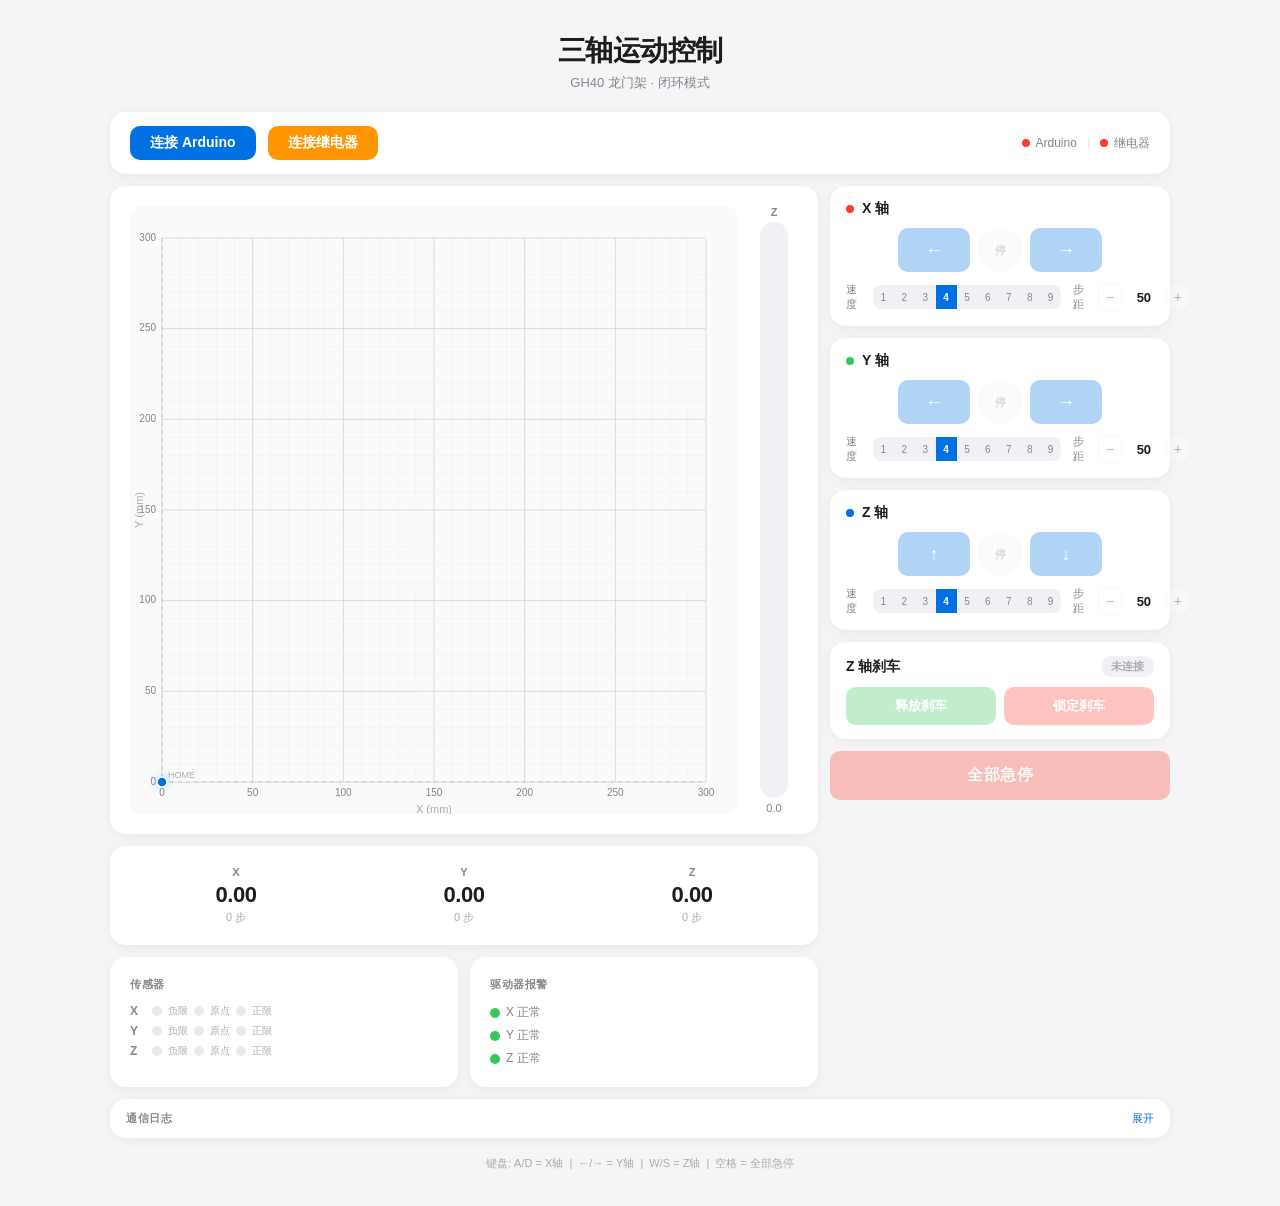
<file: web_control/index.html>
<!DOCTYPE html>
<html lang="zh">
<head>
<meta charset="UTF-8">
<meta name="viewport" content="width=device-width, initial-scale=1.0, user-scalable=no">
<title>三轴运动控制</title>
<style>
  :root {
    --blue: #0071e3;
    --blue-hover: #0077ED;
    --red: #ff3b30;
    --green: #34c759;
    --orange: #ff9500;
    --yellow: #ffcc00;
    --bg: #f5f5f7;
    --card: #fff;
    --text: #1d1d1f;
    --text2: #86868b;
    --text3: #ababab;
    --border: #e8e8ed;
    --shadow: 0 2px 12px rgba(0,0,0,0.06);
    --radius: 16px;
    --radius-sm: 10px;
  }

  * { margin: 0; padding: 0; box-sizing: border-box; }

  body {
    font-family: -apple-system, BlinkMacSystemFont, 'SF Pro Display', 'SF Pro Text', 'Helvetica Neue', sans-serif;
    background: var(--bg);
    color: var(--text);
    min-height: 100vh;
    -webkit-font-smoothing: antialiased;
    -moz-osx-font-smoothing: grayscale;
    user-select: none;
    -webkit-user-select: none;
  }

  /* ===== Header ===== */
  .header {
    text-align: center;
    padding: 32px 20px 8px;
  }
  .header h1 {
    font-size: 28px;
    font-weight: 700;
    letter-spacing: -0.5px;
  }
  .header p {
    font-size: 13px;
    color: var(--text2);
    margin-top: 4px;
  }

  /* ===== Layout ===== */
  .container {
    max-width: 1100px;
    margin: 0 auto;
    padding: 12px 20px 32px;
    display: flex;
    flex-direction: column;
    gap: 12px;
  }

  .card {
    background: var(--card);
    border-radius: var(--radius);
    padding: 20px;
    box-shadow: var(--shadow);
  }
  .card-title {
    font-size: 11px;
    font-weight: 600;
    color: var(--text2);
    text-transform: uppercase;
    letter-spacing: 0.5px;
    margin-bottom: 12px;
  }

  /* ===== Connection ===== */
  .conn-card {
    display: flex;
    align-items: center;
    gap: 12px;
    padding: 14px 20px;
    flex-wrap: wrap;
  }
  .conn-btn {
    padding: 8px 20px;
    border: none;
    border-radius: var(--radius-sm);
    background: var(--blue);
    color: #fff;
    font-size: 14px;
    font-weight: 600;
    cursor: pointer;
    transition: background 0.2s, transform 0.1s;
  }
  .conn-btn:hover { background: var(--blue-hover); }
  .conn-btn:active { transform: scale(0.97); }
  .conn-btn:disabled { background: var(--text3); cursor: not-allowed; }
  .conn-btn.connected { background: var(--green); }
  .conn-btn.relay { background: var(--orange); }
  .conn-btn.relay:hover { background: #e08600; }
  .conn-btn.relay-connected { background: var(--green); }

  .status-dot {
    width: 8px; height: 8px;
    border-radius: 50%;
    background: var(--red);
    flex-shrink: 0;
    transition: background 0.3s;
  }
  .status-dot.on { background: var(--green); }
  .conn-status {
    display: flex;
    align-items: center;
    gap: 6px;
    font-size: 12px;
    color: var(--text2);
    margin-left: auto;
  }
  .conn-status span.sep { color: var(--border); margin: 0 4px; }

  /* ===== Main Grid ===== */
  .main-grid {
    display: grid;
    grid-template-columns: 1fr;
    gap: 12px;
  }
  @media (min-width: 768px) {
    .main-grid {
      grid-template-columns: 1fr 340px;
    }
  }

  /* ===== Canvas Area ===== */
  .canvas-card {
    display: flex;
    gap: 12px;
    align-items: stretch;
  }
  .canvas-wrap {
    flex: 1;
    position: relative;
    aspect-ratio: 1;
    background: #fff;
    border-radius: 12px;
    overflow: hidden;
  }
  .canvas-wrap canvas {
    width: 100%;
    height: 100%;
    display: block;
  }

  /* Z bar */
  .z-bar-wrap {
    width: 48px;
    display: flex;
    flex-direction: column;
    align-items: center;
    gap: 4px;
    flex-shrink: 0;
  }
  .z-bar-label {
    font-size: 11px;
    font-weight: 600;
    color: var(--text2);
  }
  .z-bar {
    flex: 1;
    width: 28px;
    background: #f0f0f5;
    border-radius: 14px;
    position: relative;
    overflow: hidden;
    min-height: 100px;
  }
  .z-fill {
    position: absolute;
    bottom: 0;
    left: 0;
    right: 0;
    background: linear-gradient(to top, var(--blue), #64acff);
    border-radius: 14px;
    transition: height 0.15s ease;
  }
  .z-val {
    font-size: 11px;
    color: var(--text2);
    font-weight: 500;
    font-variant-numeric: tabular-nums;
  }

  /* ===== Position Readout ===== */
  .pos-grid {
    display: flex;
    gap: 16px;
  }
  .pos-item {
    flex: 1;
    text-align: center;
  }
  .pos-label {
    display: block;
    font-size: 11px;
    font-weight: 600;
    color: var(--text2);
    margin-bottom: 4px;
  }
  .pos-value {
    display: block;
    font-size: 22px;
    font-weight: 700;
    letter-spacing: -0.5px;
    font-variant-numeric: tabular-nums;
  }
  .pos-steps {
    display: block;
    font-size: 11px;
    color: var(--text3);
    margin-top: 2px;
    font-variant-numeric: tabular-nums;
  }

  /* ===== Axis Controls ===== */
  .axis-ctrl {
    padding: 14px 16px;
  }
  .axis-header {
    display: flex;
    align-items: center;
    gap: 8px;
    margin-bottom: 10px;
  }
  .axis-dot {
    width: 8px; height: 8px;
    border-radius: 50%;
    flex-shrink: 0;
  }
  .axis-dot.x { background: var(--red); }
  .axis-dot.y { background: var(--green); }
  .axis-dot.z { background: var(--blue); }
  .axis-label {
    font-size: 14px;
    font-weight: 600;
  }

  .move-row {
    display: flex;
    gap: 8px;
    align-items: center;
    justify-content: center;
    margin-bottom: 10px;
  }
  .move-btn {
    width: 72px;
    height: 44px;
    border: none;
    border-radius: var(--radius-sm);
    background: var(--blue);
    color: #fff;
    font-size: 18px;
    font-weight: 600;
    cursor: pointer;
    transition: transform 0.1s, opacity 0.2s;
    display: flex;
    align-items: center;
    justify-content: center;
  }
  .move-btn:active { transform: scale(0.93); }
  .move-btn:disabled { opacity: 0.3; cursor: not-allowed; }
  .stop-btn {
    width: 44px;
    height: 44px;
    border: none;
    border-radius: 50%;
    background: #f5f5f7;
    color: var(--text2);
    font-size: 11px;
    font-weight: 600;
    cursor: pointer;
    transition: transform 0.1s;
    border: 1px solid var(--border);
  }
  .stop-btn:active { transform: scale(0.93); }
  .stop-btn:disabled { opacity: 0.3; cursor: not-allowed; }

  .settings-row {
    display: flex;
    gap: 12px;
    align-items: center;
    justify-content: space-between;
  }
  .setting-group {
    display: flex;
    align-items: center;
    gap: 6px;
  }
  .setting-label {
    font-size: 11px;
    color: var(--text2);
    font-weight: 500;
  }
  .speed-seg {
    display: flex;
    background: #f0f0f5;
    border-radius: 8px;
    overflow: hidden;
  }
  .speed-seg-item {
    width: 22px;
    height: 24px;
    display: flex;
    align-items: center;
    justify-content: center;
    font-size: 10px;
    color: var(--text2);
    cursor: pointer;
    transition: all 0.15s;
    font-weight: 500;
  }
  .speed-seg-item.active {
    background: var(--blue);
    color: #fff;
    font-weight: 600;
  }

  .adj-btn {
    width: 28px;
    height: 28px;
    border: 1px solid var(--border);
    border-radius: 8px;
    background: #fff;
    color: var(--text);
    font-size: 14px;
    cursor: pointer;
    display: flex;
    align-items: center;
    justify-content: center;
    transition: transform 0.1s;
  }
  .adj-btn:active { transform: scale(0.9); }
  .adj-btn:disabled { opacity: 0.3; cursor: not-allowed; }
  .adj-val {
    font-size: 13px;
    font-weight: 600;
    min-width: 32px;
    text-align: center;
    font-variant-numeric: tabular-nums;
  }

  /* ===== Brake ===== */
  .brake-row {
    display: flex;
    gap: 8px;
    align-items: center;
  }
  .brake-btn {
    flex: 1;
    padding: 10px;
    border: none;
    border-radius: var(--radius-sm);
    font-size: 13px;
    font-weight: 600;
    cursor: pointer;
    color: #fff;
    transition: transform 0.1s, opacity 0.2s;
  }
  .brake-btn:active { transform: scale(0.95); }
  .brake-btn:disabled { opacity: 0.3; cursor: not-allowed; }
  .brake-btn.release { background: var(--green); }
  .brake-btn.lock { background: var(--red); }
  .brake-status {
    font-size: 11px;
    padding: 3px 10px;
    border-radius: 12px;
    font-weight: 600;
    margin-left: auto;
  }
  .brake-status.locked { background: #ffe5e5; color: var(--red); }
  .brake-status.released { background: #e5f9ed; color: #1a8d3f; }
  .brake-status.unknown { background: #f0f0f5; color: var(--text3); }

  /* ===== Status Row (Sensors + Alarms) ===== */
  .status-grid {
    display: grid;
    grid-template-columns: 1fr 1fr;
    gap: 12px;
  }
  @media (max-width: 767px) {
    .status-grid { grid-template-columns: 1fr; }
  }
  .sensor-row {
    display: flex;
    align-items: center;
    gap: 6px;
    margin-bottom: 6px;
  }
  .sensor-row:last-child { margin-bottom: 0; }
  .sensor-axis {
    font-size: 12px;
    font-weight: 600;
    width: 16px;
    color: var(--text2);
  }
  .sensor-dot {
    width: 10px; height: 10px;
    border-radius: 50%;
    background: #e8e8ed;
    transition: background 0.2s;
    flex-shrink: 0;
  }
  .sensor-dot.active { background: var(--green); box-shadow: 0 0 6px rgba(52,199,89,0.4); }
  .sensor-name {
    font-size: 10px;
    color: var(--text3);
  }

  .alarm-item {
    display: flex;
    align-items: center;
    gap: 6px;
    margin-bottom: 6px;
  }
  .alarm-item:last-child { margin-bottom: 0; }
  .alarm-dot {
    width: 10px; height: 10px;
    border-radius: 50%;
    background: var(--green);
    transition: background 0.2s;
    flex-shrink: 0;
  }
  .alarm-dot.alarm { background: var(--red); box-shadow: 0 0 8px rgba(255,59,48,0.5); }
  .alarm-text {
    font-size: 12px;
    color: var(--text2);
  }
  .alarm-text.alarm { color: var(--red); font-weight: 600; }
  .card.alarm-active {
    background: #fff5f5;
    border: 1px solid rgba(255,59,48,0.2);
  }

  /* ===== Emergency Stop ===== */
  .estop-btn {
    width: 100%;
    padding: 14px;
    background: var(--red);
    color: #fff;
    font-size: 16px;
    font-weight: 700;
    border: none;
    border-radius: var(--radius-sm);
    cursor: pointer;
    transition: transform 0.1s;
    letter-spacing: 0.5px;
  }
  .estop-btn:active { transform: scale(0.97); }
  .estop-btn:disabled { opacity: 0.3; cursor: not-allowed; }

  /* ===== Log ===== */
  .log-card { padding: 12px 16px; }
  .log-header {
    display: flex;
    align-items: center;
    justify-content: space-between;
    cursor: pointer;
  }
  .log-toggle {
    font-size: 11px;
    color: var(--blue);
    font-weight: 500;
  }
  .log {
    height: 120px;
    overflow-y: auto;
    background: #fafafa;
    border: 1px solid var(--border);
    border-radius: 8px;
    padding: 8px 12px;
    font-family: 'SF Mono', 'Menlo', monospace;
    font-size: 11px;
    color: var(--text);
    line-height: 1.6;
    margin-top: 8px;
    display: none;
  }
  .log.open { display: block; }
  .log .tx { color: var(--blue); }
  .log .rx { color: var(--green); font-weight: 500; }
  .log .info { color: var(--text3); font-style: italic; }
  .log .err { color: var(--red); }

  /* ===== Hints ===== */
  .hints {
    text-align: center;
    font-size: 11px;
    color: var(--text3);
    padding: 4px 0 0;
    line-height: 1.8;
  }

  /* ===== Responsive ===== */
  @media (max-width: 767px) {
    .header { padding-top: 20px; }
    .header h1 { font-size: 22px; }
    .canvas-card { flex-direction: column; }
    .z-bar-wrap {
      width: 100%;
      flex-direction: row;
      height: 32px;
      min-height: unset;
    }
    .z-bar {
      flex: 1;
      width: auto;
      height: 20px;
      min-height: unset;
      border-radius: 10px;
    }
    .z-fill {
      top: 0;
      bottom: 0;
      right: auto;
      width: 0;
      height: 100% !important;
      border-radius: 10px;
      transition: width 0.15s ease;
    }
    .pos-grid { gap: 8px; }
    .pos-value { font-size: 18px; }
    .conn-status { margin-left: 0; flex-basis: 100%; margin-top: 4px; }
  }
</style>
</head>
<body>

<div class="header">
  <h1>三轴运动控制</h1>
  <p>GH40 龙门架 · 闭环模式</p>
</div>

<div class="container">
  <!-- Connection -->
  <div class="card conn-card">
    <button class="conn-btn" id="connectBtn" onclick="connectArduino()">连接 Arduino</button>
    <button class="conn-btn relay" id="relayBtn" onclick="connectRelay()">连接继电器</button>
    <div class="conn-status">
      <span class="status-dot" id="arduinoDot"></span><span>Arduino</span>
      <span class="sep">|</span>
      <span class="status-dot" id="relayDot"></span><span>继电器</span>
    </div>
  </div>

  <!-- Main grid: Canvas | Controls -->
  <div class="main-grid">
    <!-- Left: Visualization -->
    <div style="display:flex;flex-direction:column;gap:12px">
      <!-- XY Canvas + Z bar -->
      <div class="card canvas-card">
        <div class="canvas-wrap">
          <canvas id="xyCanvas"></canvas>
        </div>
        <div class="z-bar-wrap">
          <span class="z-bar-label">Z</span>
          <div class="z-bar">
            <div class="z-fill" id="zFill"></div>
          </div>
          <span class="z-val" id="zVal">0.0</span>
        </div>
      </div>

      <!-- Position readout -->
      <div class="card">
        <div class="pos-grid">
          <div class="pos-item">
            <span class="pos-label">X</span>
            <span class="pos-value" id="posXVal">0.00</span>
            <span class="pos-steps" id="posXSteps">0 步</span>
          </div>
          <div class="pos-item">
            <span class="pos-label">Y</span>
            <span class="pos-value" id="posYVal">0.00</span>
            <span class="pos-steps" id="posYSteps">0 步</span>
          </div>
          <div class="pos-item">
            <span class="pos-label">Z</span>
            <span class="pos-value" id="posZVal">0.00</span>
            <span class="pos-steps" id="posZSteps">0 步</span>
          </div>
        </div>
      </div>

      <!-- Sensors + Alarms -->
      <div class="status-grid">
        <div class="card" id="sensorCard">
          <div class="card-title">传感器</div>
          <div class="sensor-row">
            <span class="sensor-axis">X</span>
            <span class="sensor-dot" id="s0"></span><span class="sensor-name">负限</span>
            <span class="sensor-dot" id="s1"></span><span class="sensor-name">原点</span>
            <span class="sensor-dot" id="s2"></span><span class="sensor-name">正限</span>
          </div>
          <div class="sensor-row">
            <span class="sensor-axis">Y</span>
            <span class="sensor-dot" id="s3"></span><span class="sensor-name">负限</span>
            <span class="sensor-dot" id="s4"></span><span class="sensor-name">原点</span>
            <span class="sensor-dot" id="s5"></span><span class="sensor-name">正限</span>
          </div>
          <div class="sensor-row">
            <span class="sensor-axis">Z</span>
            <span class="sensor-dot" id="s6"></span><span class="sensor-name">负限</span>
            <span class="sensor-dot" id="s7"></span><span class="sensor-name">原点</span>
            <span class="sensor-dot" id="s8"></span><span class="sensor-name">正限</span>
          </div>
        </div>
        <div class="card" id="alarmCard">
          <div class="card-title">驱动器报警</div>
          <div class="alarm-item">
            <span class="alarm-dot" id="almX"></span>
            <span class="alarm-text" id="almXText">X 正常</span>
          </div>
          <div class="alarm-item">
            <span class="alarm-dot" id="almY"></span>
            <span class="alarm-text" id="almYText">Y 正常</span>
          </div>
          <div class="alarm-item">
            <span class="alarm-dot" id="almZ"></span>
            <span class="alarm-text" id="almZText">Z 正常</span>
          </div>
        </div>
      </div>
    </div>

    <!-- Right: Controls -->
    <div style="display:flex;flex-direction:column;gap:12px">
      <!-- X axis -->
      <div class="card axis-ctrl">
        <div class="axis-header">
          <span class="axis-dot x"></span>
          <span class="axis-label">X 轴</span>
        </div>
        <div class="move-row">
          <button class="move-btn" id="xb" disabled>&larr;</button>
          <button class="stop-btn" id="xs" onclick="send('XS')" disabled>停</button>
          <button class="move-btn" id="xf" disabled>&rarr;</button>
        </div>
        <div class="settings-row">
          <div class="setting-group">
            <span class="setting-label">速度</span>
            <div class="speed-seg" id="speed-X"></div>
          </div>
          <div class="setting-group">
            <span class="setting-label">步距</span>
            <button class="adj-btn" onclick="changeStep('X',-1)" disabled>&minus;</button>
            <span class="adj-val" id="step-X">50</span>
            <button class="adj-btn" onclick="changeStep('X',1)" disabled>+</button>
          </div>
        </div>
      </div>

      <!-- Y axis -->
      <div class="card axis-ctrl">
        <div class="axis-header">
          <span class="axis-dot y"></span>
          <span class="axis-label">Y 轴</span>
        </div>
        <div class="move-row">
          <button class="move-btn" id="yb" disabled>&larr;</button>
          <button class="stop-btn" id="ys" onclick="send('YS')" disabled>停</button>
          <button class="move-btn" id="yf" disabled>&rarr;</button>
        </div>
        <div class="settings-row">
          <div class="setting-group">
            <span class="setting-label">速度</span>
            <div class="speed-seg" id="speed-Y"></div>
          </div>
          <div class="setting-group">
            <span class="setting-label">步距</span>
            <button class="adj-btn" onclick="changeStep('Y',-1)" disabled>&minus;</button>
            <span class="adj-val" id="step-Y">50</span>
            <button class="adj-btn" onclick="changeStep('Y',1)" disabled>+</button>
          </div>
        </div>
      </div>

      <!-- Z axis -->
      <div class="card axis-ctrl">
        <div class="axis-header">
          <span class="axis-dot z"></span>
          <span class="axis-label">Z 轴</span>
        </div>
        <div class="move-row">
          <button class="move-btn" id="zf" disabled>&uarr;</button>
          <button class="stop-btn" id="zs" onclick="send('ZS')" disabled>停</button>
          <button class="move-btn" id="zb" disabled>&darr;</button>
        </div>
        <div class="settings-row">
          <div class="setting-group">
            <span class="setting-label">速度</span>
            <div class="speed-seg" id="speed-Z"></div>
          </div>
          <div class="setting-group">
            <span class="setting-label">步距</span>
            <button class="adj-btn" onclick="changeStep('Z',-1)" disabled>&minus;</button>
            <span class="adj-val" id="step-Z">50</span>
            <button class="adj-btn" onclick="changeStep('Z',1)" disabled>+</button>
          </div>
        </div>
      </div>

      <!-- Brake -->
      <div class="card axis-ctrl">
        <div class="axis-header">
          <span class="axis-label">Z 轴刹车</span>
          <span id="brakeStatus" class="brake-status unknown">未连接</span>
        </div>
        <div class="brake-row">
          <button class="brake-btn release" id="brakeRelease" onclick="brakeRelease()" disabled>释放刹车</button>
          <button class="brake-btn lock" id="brakeLock" onclick="brakeLock()" disabled>锁定刹车</button>
        </div>
      </div>

      <!-- Emergency Stop -->
      <button class="estop-btn" id="estopBtn" onclick="send('S')" disabled>全部急停</button>
    </div>
  </div>

  <!-- Log -->
  <div class="card log-card">
    <div class="log-header" onclick="toggleLog()">
      <span class="card-title" style="margin-bottom:0">通信日志</span>
      <span class="log-toggle" id="logToggle">展开</span>
    </div>
    <div class="log" id="log"></div>
  </div>

  <!-- Hints -->
  <div class="hints">
    键盘: A/D = X轴 &nbsp;|&nbsp; &larr;/&rarr; = Y轴 &nbsp;|&nbsp; W/S = Z轴 &nbsp;|&nbsp; 空格 = 全部急停
  </div>
</div>

<script>
/* ===== Configuration ===== */
const STEPS_PER_MM = 682.67;  // 51200细分 ÷ 75mm/转(HTD3M 25齿), 2026-03-26 尺子实测确认
const TRAVEL_X = 300;        // mm
const TRAVEL_Y = 300;
const TRAVEL_Z = 100;

/* ===== State ===== */
const state = {
  connected: false,
  relayConnected: false,
  position: { x: 0, y: 0, z: 0 },
  sensors: '000000000',
  alarms: '000',
  speed: { X: 4, Y: 4, Z: 4 },
  steps: { X: 50, Y: 50, Z: 50 },
  brakeState: null,
};

let port, writer;
let relayPort = null;
let relaySending = false;
const holdTimers = {};
const isHolding = {};

/* ===== Serial: Arduino ===== */
async function connectArduino() {
  if (state.connected) return;
  if (!('serial' in navigator)) { logMsg('浏览器不支持 Web Serial', 'err'); return; }
  try {
    port = await navigator.serial.requestPort();
    await port.open({ baudRate: 115200 });
    const enc = new TextEncoderStream();
    enc.readable.pipeTo(port.writable);
    writer = enc.writable.getWriter();
    state.connected = true;
    document.getElementById('connectBtn').textContent = '已连接';
    document.getElementById('connectBtn').classList.add('connected');
    document.getElementById('connectBtn').disabled = true;
    document.getElementById('arduinoDot').classList.add('on');
    enableButtons();
    logMsg('已连接 Arduino (115200)', 'info');
    readLoop();
  } catch (e) { logMsg('连接失败: ' + e.message, 'err'); }
}

async function readLoop() {
  const dec = new TextDecoderStream();
  port.readable.pipeTo(dec.writable);
  const reader = dec.readable.getReader();
  let buf = '';
  while (true) {
    try {
      const { value, done } = await reader.read();
      if (done) break;
      buf += value;
      let lines = buf.split('\n');
      buf = lines.pop();
      for (const raw of lines) {
        const line = raw.trim();
        if (!line) continue;
        if (line.startsWith('SENS:')) {
          state.sensors = line.substring(5);
          updateSensors();
        } else if (line.startsWith('POS:')) {
          const parts = line.substring(4).split(',');
          state.position.x = parseInt(parts[0]) || 0;
          state.position.y = parseInt(parts[1]) || 0;
          state.position.z = parseInt(parts[2]) || 0;
          updatePosition();
          renderCanvas();
        } else if (line.startsWith('ALM:')) {
          state.alarms = line.substring(4);
          updateAlarms();
        } else {
          logMsg(line, 'rx');
        }
      }
    } catch (e) {
      logMsg('连接断开', 'err');
      break;
    }
  }
}

async function send(cmd) {
  if (!state.connected || !writer) return;
  try {
    await writer.write(cmd);
    logMsg(cmd, 'tx');
  } catch (e) { logMsg('发送失败: ' + e.message, 'err'); }
}

/* ===== Serial: Relay ===== */
async function connectRelay() {
  if (state.relayConnected) return;
  if (!('serial' in navigator)) { logMsg('浏览器不支持 Web Serial', 'err'); return; }
  try {
    relayPort = await navigator.serial.requestPort();
    await relayPort.open({ baudRate: 9600, bufferSize: 256 });
    state.relayConnected = true;
    document.getElementById('relayBtn').textContent = '继电器已连接';
    document.getElementById('relayBtn').className = 'conn-btn relay-connected';
    document.getElementById('relayBtn').disabled = true;
    document.getElementById('relayDot').classList.add('on');
    document.getElementById('brakeRelease').disabled = false;
    document.getElementById('brakeLock').disabled = false;
    updateBrakeStatus(null);
    logMsg('已连接继电器 (9600)', 'info');
    relayReadLoop();
  } catch (e) { logMsg('继电器连接失败: ' + e.message, 'err'); }
}

async function relayReadLoop() {
  while (state.relayConnected && relayPort?.readable) {
    const r = relayPort.readable.getReader();
    try {
      while (true) {
        const { value, done } = await r.read();
        if (done) break;
        if (value) {
          const hex = Array.from(value).map(b => b.toString(16).toUpperCase().padStart(2, '0')).join(' ');
          logMsg('继电器 ← ' + hex, 'rx');
        }
      }
    } catch (e) {
      logMsg('继电器重连...', 'info');
    } finally {
      try { r.releaseLock(); } catch(e) {}
    }
  }
}

async function relaySend(bytes) {
  if (!state.relayConnected || !relayPort) { logMsg('请先连接继电器', 'err'); return false; }
  if (relaySending) { logMsg('继电器忙', 'info'); return false; }
  relaySending = true;
  let w = null;
  try {
    w = relayPort.writable.getWriter();
    const writePromise = w.write(new Uint8Array(bytes));
    const timeoutPromise = new Promise((_, reject) => setTimeout(() => reject(new Error('写入超时')), 2000));
    await Promise.race([writePromise, timeoutPromise]);
    const hex = bytes.map(b => '0x' + b.toString(16).toUpperCase().padStart(2, '0')).join(' ');
    logMsg('继电器 → ' + hex, 'tx');
    return true;
  } catch (e) {
    logMsg('继电器发送失败: ' + e.message, 'err');
    return false;
  } finally {
    if (w) { try { w.releaseLock(); } catch(e) {} }
    await new Promise(r => setTimeout(r, 100));
    relaySending = false;
  }
}

async function brakeRelease() {
  const ok = await relaySend([0xA0, 0x02, 0x01, 0xA3]);
  if (ok) { state.brakeState = true; updateBrakeStatus(true); }
}

async function brakeLock() {
  const ok = await relaySend([0xA0, 0x02, 0x00, 0xA2]);
  if (ok) { state.brakeState = false; updateBrakeStatus(false); }
}

function updateBrakeStatus(released) {
  const el = document.getElementById('brakeStatus');
  if (released === null) {
    el.textContent = '就绪'; el.className = 'brake-status unknown';
  } else if (released) {
    el.textContent = '已释放'; el.className = 'brake-status released';
  } else {
    el.textContent = '已锁定'; el.className = 'brake-status locked';
  }
}

/* ===== Move Controls ===== */
function startMove(axis, dir) {
  if (!state.connected) return;
  isHolding[axis] = false;
  send(axis + dir);
  holdTimers[axis] = setTimeout(() => {
    isHolding[axis] = true;
    send(axis + (dir === 'F' ? 'R' : 'L'));
  }, 500);
}

function stopMove(axis) {
  if (holdTimers[axis]) { clearTimeout(holdTimers[axis]); holdTimers[axis] = null; }
  if (isHolding[axis]) { send(axis + 'S'); isHolding[axis] = false; }
}

function changeStep(axis, delta) {
  if (!state.connected) return;
  send(axis + (delta > 0 ? 'N' : 'M'));
  state.steps[axis] = Math.max(50, state.steps[axis] + delta * 50);
  document.getElementById('step-' + axis).textContent = state.steps[axis];
}

/* ===== UI Updates ===== */
function updatePosition() {
  const mm = {
    x: (state.position.x / STEPS_PER_MM).toFixed(2),
    y: (state.position.y / STEPS_PER_MM).toFixed(2),
    z: (state.position.z / STEPS_PER_MM).toFixed(2),
  };
  document.getElementById('posXVal').textContent = mm.x;
  document.getElementById('posYVal').textContent = mm.y;
  document.getElementById('posZVal').textContent = mm.z;
  document.getElementById('posXSteps').textContent = state.position.x + ' 步';
  document.getElementById('posYSteps').textContent = state.position.y + ' 步';
  document.getElementById('posZSteps').textContent = state.position.z + ' 步';

  // Z bar
  const zPct = Math.max(0, Math.min(100, (state.position.z / STEPS_PER_MM) / TRAVEL_Z * 100));
  const zFill = document.getElementById('zFill');
  const isMobile = window.innerWidth < 768;
  if (isMobile) {
    zFill.style.height = '100%';
    zFill.style.width = zPct + '%';
  } else {
    zFill.style.width = '';
    zFill.style.height = zPct + '%';
  }
  document.getElementById('zVal').textContent = (state.position.z / STEPS_PER_MM).toFixed(1);
}

function updateSensors() {
  for (let i = 0; i < 9; i++) {
    const el = document.getElementById('s' + i);
    if (el) el.classList.toggle('active', state.sensors[i] === '1');
  }
}

function updateAlarms() {
  const axes = ['X', 'Y', 'Z'];
  const card = document.getElementById('alarmCard');
  let hasAlarm = false;
  for (let i = 0; i < 3; i++) {
    const isAlarm = state.alarms[i] === '1';
    if (isAlarm) hasAlarm = true;
    const dot = document.getElementById('alm' + axes[i]);
    const text = document.getElementById('alm' + axes[i] + 'Text');
    dot.classList.toggle('alarm', isAlarm);
    text.textContent = axes[i] + (isAlarm ? ' 报警!' : ' 正常');
    text.classList.toggle('alarm', isAlarm);
  }
  card.classList.toggle('alarm-active', hasAlarm);
}

function enableButtons() {
  document.querySelectorAll('.move-btn, .stop-btn, .adj-btn, .estop-btn').forEach(b => b.disabled = false);
  if (state.relayConnected) {
    document.getElementById('brakeRelease').disabled = false;
    document.getElementById('brakeLock').disabled = false;
  }
}

/* ===== Canvas ===== */
let canvasReady = false;
let canvasSize = 0;

function setupCanvas() {
  const canvas = document.getElementById('xyCanvas');
  const wrap = canvas.parentElement;
  const rect = wrap.getBoundingClientRect();
  const size = Math.floor(Math.min(rect.width, rect.height));
  if (size < 10) return;
  const dpr = window.devicePixelRatio || 1;
  canvas.width = size * dpr;
  canvas.height = size * dpr;
  canvasSize = size;
  canvasReady = true;
  renderCanvas();
}

function renderCanvas() {
  if (!canvasReady) return;
  const canvas = document.getElementById('xyCanvas');
  const ctx = canvas.getContext('2d');
  const dpr = window.devicePixelRatio || 1;
  const w = canvasSize;
  ctx.save();
  ctx.scale(dpr, dpr);
  ctx.clearRect(0, 0, w, w);

  // Background
  ctx.fillStyle = '#fafafa';
  ctx.fillRect(0, 0, w, w);

  const pad = 32;
  const area = w - pad * 2;

  // Helper: mm → canvas px
  const toX = mm => pad + (mm / TRAVEL_X) * area;
  const toY = mm => pad + area - (mm / TRAVEL_Y) * area;

  // Grid
  ctx.lineWidth = 0.5;
  for (let mm = 0; mm <= TRAVEL_X; mm += 10) {
    const isMajor = mm % 50 === 0;
    ctx.strokeStyle = isMajor ? '#d2d2d7' : '#ececf0';
    ctx.lineWidth = isMajor ? 0.8 : 0.5;
    ctx.beginPath();
    ctx.moveTo(toX(mm), pad);
    ctx.lineTo(toX(mm), pad + area);
    ctx.stroke();
  }
  for (let mm = 0; mm <= TRAVEL_Y; mm += 10) {
    const isMajor = mm % 50 === 0;
    ctx.strokeStyle = isMajor ? '#d2d2d7' : '#ececf0';
    ctx.lineWidth = isMajor ? 0.8 : 0.5;
    ctx.beginPath();
    ctx.moveTo(pad, toY(mm));
    ctx.lineTo(pad + area, toY(mm));
    ctx.stroke();
  }

  // Axis labels
  ctx.fillStyle = '#86868b';
  ctx.font = '10px -apple-system, sans-serif';
  ctx.textAlign = 'center';
  for (let mm = 0; mm <= TRAVEL_X; mm += 50) {
    ctx.fillText(mm, toX(mm), pad + area + 14);
  }
  ctx.textAlign = 'right';
  ctx.textBaseline = 'middle';
  for (let mm = 0; mm <= TRAVEL_Y; mm += 50) {
    ctx.fillText(mm, pad - 6, toY(mm));
  }

  // Axis names
  ctx.fillStyle = '#ababab';
  ctx.font = '11px -apple-system, sans-serif';
  ctx.textAlign = 'center';
  ctx.textBaseline = 'top';
  ctx.fillText('X (mm)', w / 2, pad + area + 22);
  ctx.save();
  ctx.translate(10, w / 2);
  ctx.rotate(-Math.PI / 2);
  ctx.textBaseline = 'middle';
  ctx.fillText('Y (mm)', 0, 0);
  ctx.restore();

  // Home marker
  ctx.beginPath();
  const hx = toX(0), hy = toY(0);
  ctx.arc(hx, hy, 4, 0, Math.PI * 2);
  ctx.fillStyle = 'rgba(0,0,0,0.08)';
  ctx.fill();
  ctx.fillStyle = '#ababab';
  ctx.font = '9px -apple-system, sans-serif';
  ctx.textAlign = 'left';
  ctx.textBaseline = 'bottom';
  ctx.fillText('HOME', hx + 6, hy - 2);

  // Current position
  const posXmm = state.position.x / STEPS_PER_MM;
  const posYmm = state.position.y / STEPS_PER_MM;
  const px = toX(Math.max(0, Math.min(TRAVEL_X, posXmm)));
  const py = toY(Math.max(0, Math.min(TRAVEL_Y, posYmm)));

  // Crosshair lines
  ctx.setLineDash([4, 4]);
  ctx.strokeStyle = 'rgba(0, 113, 227, 0.25)';
  ctx.lineWidth = 1;
  ctx.beginPath();
  ctx.moveTo(px, pad);
  ctx.lineTo(px, pad + area);
  ctx.moveTo(pad, py);
  ctx.lineTo(pad + area, py);
  ctx.stroke();
  ctx.setLineDash([]);

  // Position dot with glow
  ctx.shadowColor = 'rgba(0, 113, 227, 0.35)';
  ctx.shadowBlur = 10;
  ctx.beginPath();
  ctx.arc(px, py, 5, 0, Math.PI * 2);
  ctx.fillStyle = '#0071e3';
  ctx.fill();
  ctx.shadowBlur = 0;

  // White ring
  ctx.beginPath();
  ctx.arc(px, py, 5, 0, Math.PI * 2);
  ctx.strokeStyle = '#fff';
  ctx.lineWidth = 1.5;
  ctx.stroke();

  ctx.restore();
}

/* ===== Speed Segments ===== */
['X', 'Y', 'Z'].forEach(axis => {
  const container = document.getElementById('speed-' + axis);
  for (let i = 1; i <= 9; i++) {
    const seg = document.createElement('div');
    seg.className = 'speed-seg-item' + (i === 4 ? ' active' : '');
    seg.textContent = i;
    seg.onclick = () => {
      if (!state.connected) return;
      send(axis + i);
      state.speed[axis] = i;
      container.querySelectorAll('.speed-seg-item').forEach((s, idx) => {
        s.classList.toggle('active', idx + 1 === i);
      });
    };
    container.appendChild(seg);
  }
});

/* ===== Move Button Events ===== */
function setupMoveBtn(id, axis, dir) {
  const btn = document.getElementById(id);
  btn.addEventListener('mousedown', () => startMove(axis, dir));
  btn.addEventListener('mouseup', () => stopMove(axis));
  btn.addEventListener('mouseleave', () => stopMove(axis));
  btn.addEventListener('touchstart', e => { e.preventDefault(); startMove(axis, dir); }, { passive: false });
  btn.addEventListener('touchend', () => stopMove(axis));
  btn.addEventListener('touchcancel', () => stopMove(axis));
}
setupMoveBtn('xb', 'X', 'B');
setupMoveBtn('xf', 'X', 'F');
setupMoveBtn('yb', 'Y', 'B');
setupMoveBtn('yf', 'Y', 'F');
setupMoveBtn('zf', 'Z', 'B');  // ↑按钮 = 后退 = 物理上升(固件取反)
setupMoveBtn('zb', 'Z', 'F');  // ↓按钮 = 前进 = 物理下降(固件取反)

/* ===== Keyboard ===== */
const keyMap = {
  'd': ['X','F'], 'a': ['X','B'],
  'ArrowRight': ['Y','F'], 'ArrowLeft': ['Y','B'],
  'w': ['Z','B'], 's': ['Z','F']  // W=上=后退, S=下=前进(固件取反)
};
const keyHeld = {};
document.addEventListener('keydown', e => {
  if (!state.connected || keyHeld[e.key]) return;
  if (e.key === ' ') { e.preventDefault(); send('S'); return; }
  const m = keyMap[e.key];
  if (m) { e.preventDefault(); keyHeld[e.key] = true; startMove(m[0], m[1]); }
});
document.addEventListener('keyup', e => {
  const m = keyMap[e.key];
  if (m) { keyHeld[e.key] = false; stopMove(m[0]); }
});

/* ===== Log ===== */
let logOpen = false;
function toggleLog() {
  logOpen = !logOpen;
  document.getElementById('log').classList.toggle('open', logOpen);
  document.getElementById('logToggle').textContent = logOpen ? '收起' : '展开';
}

function logMsg(msg, type) {
  const el = document.getElementById('log');
  const line = document.createElement('div');
  if (type === 'tx') { line.className = 'tx'; line.textContent = '→ ' + msg; }
  else if (type === 'rx') { line.className = 'rx'; line.textContent = '← ' + msg; }
  else if (type === 'err') { line.className = 'err'; line.textContent = msg; }
  else { line.className = 'info'; line.textContent = msg; }
  el.appendChild(line);
  if (el.children.length > 200) el.removeChild(el.firstChild);
  el.scrollTop = el.scrollHeight;
}

/* ===== Init ===== */
window.addEventListener('load', () => {
  setupCanvas();
  renderCanvas();
});
window.addEventListener('resize', () => {
  setupCanvas();
});
</script>

</body>
</html>
</file>
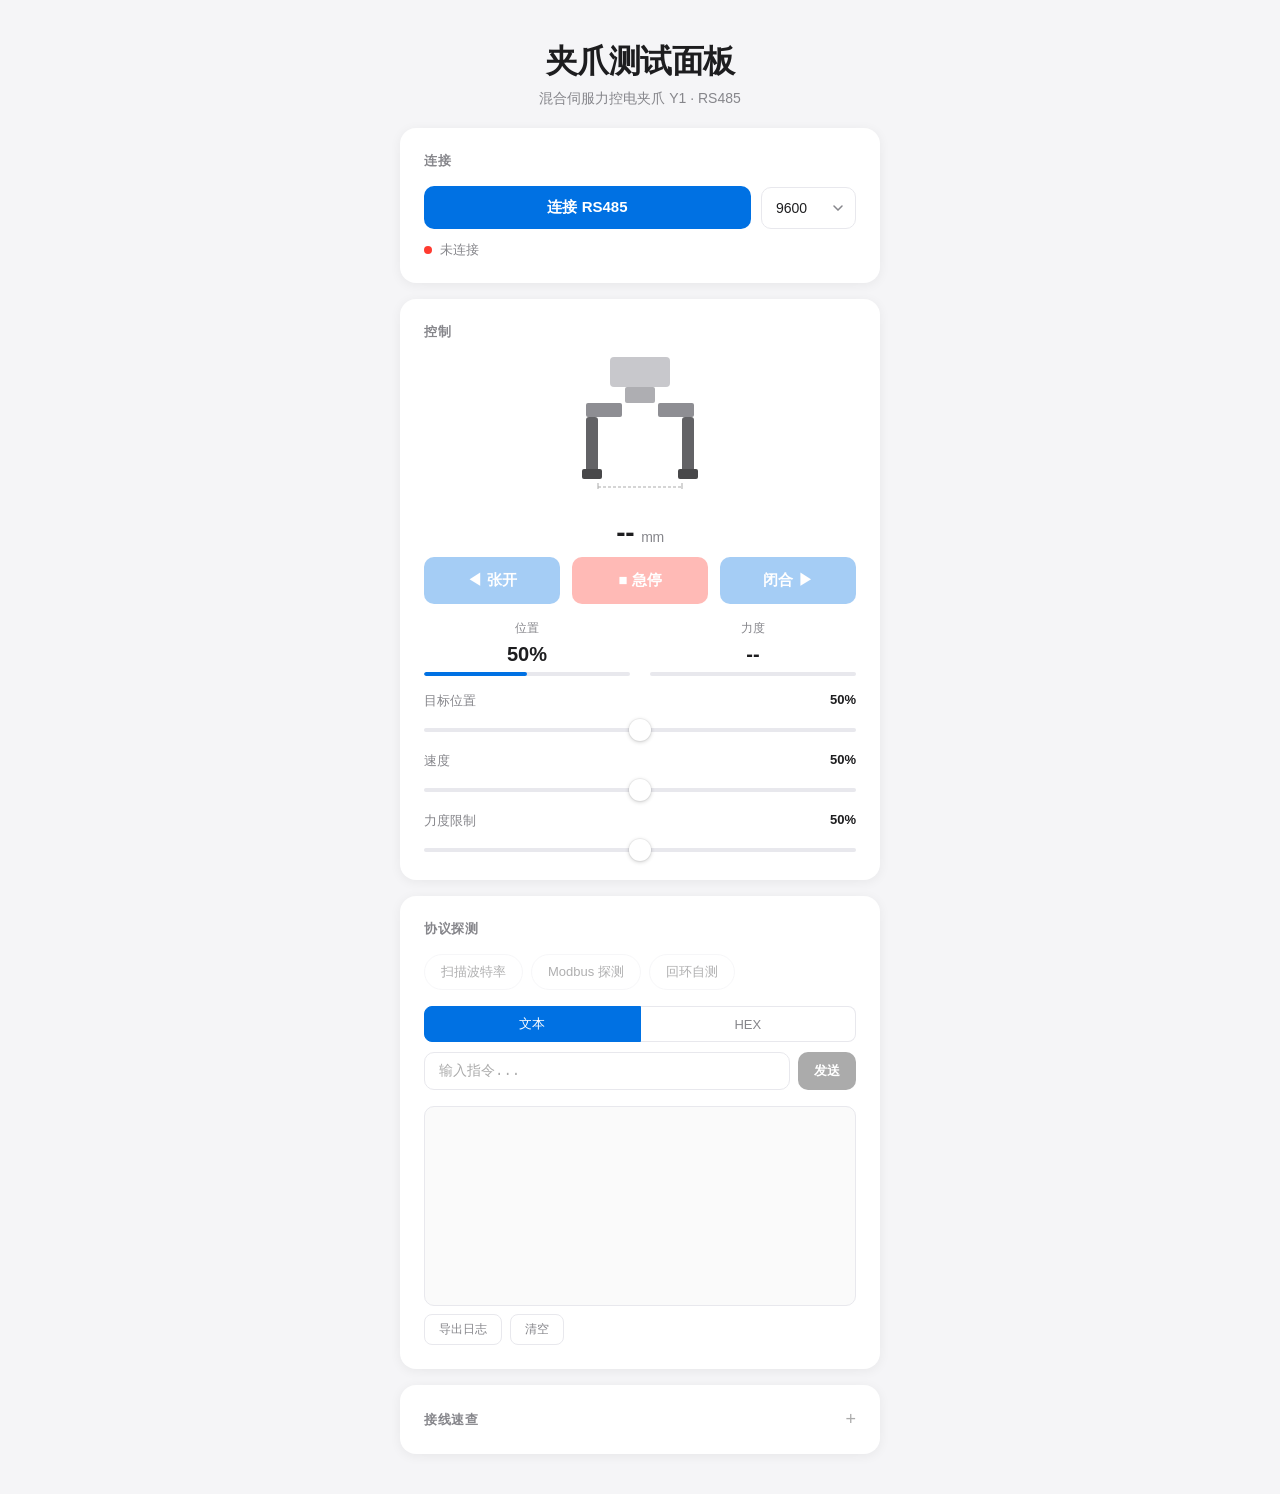
<file: web_control/gripper.html>
<!DOCTYPE html>
<html lang="zh">
<head>
<meta charset="UTF-8">
<meta name="viewport" content="width=device-width, initial-scale=1.0, user-scalable=no">
<title>夹爪测试面板</title>
<style>
  :root {
    --blue: #0071e3;
    --blue-hover: #0077ED;
    --red: #ff3b30;
    --green: #34c759;
    --orange: #ff9500;
    --bg: #f5f5f7;
    --card: #fff;
    --text: #1d1d1f;
    --text2: #86868b;
    --text3: #ababab;
    --border: #e8e8ed;
    --shadow: 0 2px 12px rgba(0,0,0,0.06);
    --radius: 16px;
    --radius-sm: 10px;
  }

  * { margin: 0; padding: 0; box-sizing: border-box; }

  body {
    font-family: -apple-system, BlinkMacSystemFont, 'SF Pro Display', 'SF Pro Text', 'Helvetica Neue', sans-serif;
    background: var(--bg);
    color: var(--text);
    min-height: 100vh;
    -webkit-font-smoothing: antialiased;
    -moz-osx-font-smoothing: grayscale;
    user-select: none;
    -webkit-user-select: none;
  }

  /* ===== Header ===== */
  .header {
    text-align: center;
    padding: 40px 20px 20px;
  }
  .header h1 {
    font-size: 32px;
    font-weight: 700;
    letter-spacing: -0.5px;
    color: var(--text);
  }
  .header p {
    font-size: 14px;
    color: var(--text2);
    margin-top: 6px;
  }

  /* ===== Layout ===== */
  .container {
    max-width: 520px;
    margin: 0 auto;
    padding: 0 20px 40px;
    display: flex;
    flex-direction: column;
    gap: 16px;
  }

  .card {
    background: var(--card);
    border-radius: var(--radius);
    padding: 24px;
    box-shadow: var(--shadow);
  }
  .card-title {
    font-size: 13px;
    font-weight: 600;
    color: var(--text2);
    text-transform: uppercase;
    letter-spacing: 0.5px;
    margin-bottom: 16px;
  }

  /* ===== Connection Card ===== */
  .conn-row {
    display: flex;
    gap: 10px;
    align-items: center;
  }
  .conn-btn {
    flex: 1;
    padding: 12px 20px;
    border: none;
    border-radius: var(--radius-sm);
    background: var(--blue);
    color: #fff;
    font-size: 15px;
    font-weight: 600;
    cursor: pointer;
    transition: background 0.2s, transform 0.1s;
  }
  .conn-btn:hover { background: var(--blue-hover); }
  .conn-btn:active { transform: scale(0.97); }
  .conn-btn:disabled { background: var(--text3); cursor: not-allowed; }
  .conn-btn.connected { background: var(--green); }

  .baud-select {
    padding: 12px 14px;
    border: 1px solid var(--border);
    border-radius: var(--radius-sm);
    font-size: 14px;
    background: #fff;
    color: var(--text);
    outline: none;
    cursor: pointer;
    -webkit-appearance: none;
    appearance: none;
    background-image: url("data:image/svg+xml,%3Csvg width='10' height='6' viewBox='0 0 10 6' xmlns='http://www.w3.org/2000/svg'%3E%3Cpath d='M1 1l4 4 4-4' stroke='%2386868b' stroke-width='1.5' fill='none' stroke-linecap='round'/%3E%3C/svg%3E");
    background-repeat: no-repeat;
    background-position: right 12px center;
    padding-right: 32px;
  }

  .status-dot {
    width: 8px; height: 8px;
    border-radius: 50%;
    background: var(--red);
    flex-shrink: 0;
    transition: background 0.3s;
  }
  .status-dot.on { background: var(--green); }

  .conn-status {
    display: flex;
    align-items: center;
    gap: 8px;
    margin-top: 12px;
    font-size: 13px;
    color: var(--text2);
  }

  /* ===== Gripper Visual ===== */
  .gripper-visual {
    display: flex;
    flex-direction: column;
    align-items: center;
    gap: 20px;
  }
  .gripper-svg-wrap {
    width: 200px;
    height: 140px;
    position: relative;
  }
  .gripper-svg-wrap svg { width: 100%; height: 100%; }
  .jaw {
    transition: transform 0.3s ease;
  }
  .jaw-left { transform: translateX(calc(var(--jaw-offset, 0) * -1px)); }
  .jaw-right { transform: translateX(calc(var(--jaw-offset, 0) * 1px)); }

  .gripper-distance {
    font-size: 28px;
    font-weight: 700;
    color: var(--text);
    letter-spacing: -0.5px;
  }
  .gripper-distance span {
    font-size: 14px;
    font-weight: 400;
    color: var(--text2);
  }

  /* ===== Control Buttons ===== */
  .ctrl-row {
    display: flex;
    gap: 12px;
    justify-content: center;
    margin-top: 8px;
  }
  .ctrl-btn {
    flex: 1;
    max-width: 160px;
    padding: 14px 20px;
    border: none;
    border-radius: var(--radius-sm);
    font-size: 15px;
    font-weight: 600;
    cursor: pointer;
    transition: transform 0.1s, opacity 0.2s;
    color: #fff;
  }
  .ctrl-btn:active { transform: scale(0.95); }
  .ctrl-btn:disabled { opacity: 0.35; cursor: not-allowed; }
  .ctrl-btn.open { background: var(--blue); }
  .ctrl-btn.close { background: var(--blue); }
  .ctrl-btn.stop { background: var(--red); }

  /* ===== Force Meter ===== */
  .meter-row {
    display: flex;
    gap: 20px;
    margin-top: 16px;
  }
  .meter {
    flex: 1;
    display: flex;
    flex-direction: column;
    align-items: center;
    gap: 6px;
  }
  .meter-label {
    font-size: 12px;
    color: var(--text2);
  }
  .meter-value {
    font-size: 20px;
    font-weight: 700;
  }
  .meter-bar-wrap {
    width: 100%;
    height: 4px;
    background: var(--border);
    border-radius: 2px;
    overflow: hidden;
  }
  .meter-bar {
    height: 100%;
    border-radius: 2px;
    background: var(--blue);
    transition: width 0.3s;
  }
  .meter-bar.force { background: var(--orange); }

  /* ===== Slider ===== */
  .slider-group {
    margin-top: 16px;
  }
  .slider-header {
    display: flex;
    justify-content: space-between;
    margin-bottom: 8px;
  }
  .slider-label { font-size: 13px; color: var(--text2); }
  .slider-val { font-size: 13px; font-weight: 600; }
  input[type="range"] {
    -webkit-appearance: none;
    appearance: none;
    width: 100%;
    height: 4px;
    border-radius: 2px;
    background: var(--border);
    outline: none;
  }
  input[type="range"]::-webkit-slider-thumb {
    -webkit-appearance: none;
    width: 22px; height: 22px;
    border-radius: 50%;
    background: #fff;
    box-shadow: 0 1px 4px rgba(0,0,0,0.2), 0 0 0 1px rgba(0,0,0,0.04);
    cursor: pointer;
  }

  /* ===== Probe Card ===== */
  .probe-btns {
    display: flex;
    flex-wrap: wrap;
    gap: 8px;
    margin-bottom: 16px;
  }
  .probe-btn {
    padding: 8px 16px;
    border: 1px solid var(--border);
    border-radius: 20px;
    background: #fff;
    font-size: 13px;
    font-weight: 500;
    color: var(--text);
    cursor: pointer;
    transition: background 0.15s, border-color 0.15s;
  }
  .probe-btn:hover { background: #f0f0f5; border-color: var(--text3); }
  .probe-btn:active { transform: scale(0.96); }
  .probe-btn:disabled { opacity: 0.35; cursor: not-allowed; }

  /* ===== Send Row ===== */
  .send-row {
    display: flex;
    gap: 8px;
  }
  .send-input {
    flex: 1;
    padding: 10px 14px;
    border: 1px solid var(--border);
    border-radius: var(--radius-sm);
    font-size: 14px;
    font-family: 'SF Mono', 'Menlo', monospace;
    outline: none;
    transition: border-color 0.2s;
  }
  .send-input:focus { border-color: var(--blue); }
  .send-input::placeholder { color: var(--text3); }

  .send-btn {
    padding: 10px 16px;
    border: none;
    border-radius: var(--radius-sm);
    background: var(--blue);
    color: #fff;
    font-size: 13px;
    font-weight: 600;
    cursor: pointer;
    white-space: nowrap;
  }
  .send-btn:active { transform: scale(0.96); }
  .send-btn:disabled { background: var(--text3); cursor: not-allowed; }

  .send-mode {
    display: flex;
    gap: 0;
    margin-bottom: 10px;
  }
  .mode-btn {
    flex: 1;
    padding: 8px;
    border: 1px solid var(--border);
    background: #fff;
    font-size: 13px;
    font-weight: 500;
    cursor: pointer;
    color: var(--text2);
    transition: all 0.15s;
  }
  .mode-btn:first-child { border-radius: 8px 0 0 8px; }
  .mode-btn:last-child { border-radius: 0 8px 8px 0; border-left: none; }
  .mode-btn.active {
    background: var(--blue);
    color: #fff;
    border-color: var(--blue);
  }

  /* ===== Log ===== */
  .log-wrap {
    position: relative;
  }
  .log {
    height: 200px;
    overflow-y: auto;
    background: #fafafa;
    border: 1px solid var(--border);
    border-radius: var(--radius-sm);
    padding: 10px 14px;
    font-family: 'SF Mono', 'Menlo', monospace;
    font-size: 12px;
    line-height: 1.7;
    color: var(--text2);
  }
  .log-entry.tx { color: var(--blue); }
  .log-entry.rx { color: var(--green); font-weight: 500; }
  .log-entry.info { color: var(--text3); font-style: italic; }
  .log-entry.error { color: var(--red); }

  .log-actions {
    display: flex;
    gap: 8px;
    margin-top: 8px;
  }
  .log-action-btn {
    padding: 6px 14px;
    border: 1px solid var(--border);
    border-radius: 8px;
    background: #fff;
    font-size: 12px;
    color: var(--text2);
    cursor: pointer;
  }
  .log-action-btn:hover { background: #f0f0f5; }

  /* ===== Wiring Diagram ===== */
  .wiring {
    font-size: 13px;
    color: var(--text2);
    line-height: 2;
  }
  .wiring-table {
    width: 100%;
    border-collapse: collapse;
    margin-top: 8px;
  }
  .wiring-table td {
    padding: 6px 10px;
    font-size: 13px;
    border-bottom: 1px solid var(--border);
  }
  .wiring-table td:first-child {
    font-weight: 600;
    color: var(--text);
    white-space: nowrap;
  }
  .wiring-table .arrow { color: var(--text3); text-align: center; width: 30px; }
  .wiring-table tr:last-child td { border: none; }

  /* ===== Toggle (wiring) ===== */
  .toggle-header {
    display: flex;
    justify-content: space-between;
    align-items: center;
    cursor: pointer;
  }
  .toggle-icon {
    font-size: 18px;
    color: var(--text3);
    transition: transform 0.2s;
  }
  .toggle-content {
    max-height: 0;
    overflow: hidden;
    transition: max-height 0.3s ease;
  }
  .toggle-content.open {
    max-height: 400px;
  }

  /* ===== Responsive ===== */
  @media (max-width: 480px) {
    .header h1 { font-size: 26px; }
    .header { padding: 30px 16px 16px; }
    .container { padding: 0 12px 30px; gap: 12px; }
    .card { padding: 18px; border-radius: 14px; }
    .ctrl-btn { padding: 12px 14px; font-size: 14px; }
    .gripper-svg-wrap { width: 160px; height: 120px; }
    .gripper-distance { font-size: 24px; }
    .log { height: 160px; }
  }
</style>
</head>
<body>

<div class="header">
  <h1>夹爪测试面板</h1>
  <p>混合伺服力控电夹爪 Y1 &middot; RS485</p>
</div>

<div class="container">

  <!-- ===== 连接 ===== -->
  <div class="card">
    <div class="card-title">连接</div>
    <div class="conn-row">
      <button id="connBtn" class="conn-btn" onclick="toggleConnection()">连接 RS485</button>
      <select id="baudSelect" class="baud-select">
        <option value="9600">9600</option>
        <option value="19200">19200</option>
        <option value="38400">38400</option>
        <option value="57600">57600</option>
        <option value="115200">115200</option>
      </select>
    </div>
    <div class="conn-status">
      <div id="statusDot" class="status-dot"></div>
      <span id="statusText">未连接</span>
    </div>
  </div>

  <!-- ===== 夹爪控制 ===== -->
  <div class="card">
    <div class="card-title">控制</div>
    <div class="gripper-visual">
      <!-- Gripper SVG -->
      <div class="gripper-svg-wrap" id="gripperWrap">
        <svg viewBox="0 0 200 140" fill="none" xmlns="http://www.w3.org/2000/svg">
          <!-- 基座 -->
          <rect x="70" y="0" width="60" height="30" rx="4" fill="#c8c8cc"/>
          <rect x="85" y="30" width="30" height="16" rx="2" fill="#aeaeb2"/>
          <!-- 左夹指 -->
          <g class="jaw jaw-left" id="jawLeft">
            <rect x="60" y="46" width="36" height="14" rx="2" fill="#8e8e93"/>
            <rect x="60" y="60" width="12" height="60" rx="3" fill="#636366"/>
            <rect x="56" y="112" width="20" height="10" rx="2" fill="#48484a"/>
          </g>
          <!-- 右夹指 -->
          <g class="jaw jaw-right" id="jawRight">
            <rect x="104" y="46" width="36" height="14" rx="2" fill="#8e8e93"/>
            <rect x="128" y="60" width="12" height="60" rx="3" fill="#636366"/>
            <rect x="124" y="112" width="20" height="10" rx="2" fill="#48484a"/>
          </g>
          <!-- 距离标注线 -->
          <line id="dimLineL" x1="72" y1="132" x2="72" y2="126" stroke="#ababab" stroke-width="1"/>
          <line id="dimLineR" x1="128" y1="132" x2="128" y2="126" stroke="#ababab" stroke-width="1"/>
          <line id="dimLineH" x1="72" y1="130" x2="128" y2="130" stroke="#ababab" stroke-width="1" stroke-dasharray="3,2"/>
        </svg>
      </div>
      <div class="gripper-distance" id="distDisplay">
        -- <span>mm</span>
      </div>
    </div>

    <div class="ctrl-row">
      <button class="ctrl-btn open" id="btnOpen" onclick="gripperOpen()" disabled>
        &#9664; 张开
      </button>
      <button class="ctrl-btn stop" id="btnStop" onclick="gripperStop()" disabled>
        &#9632; 急停
      </button>
      <button class="ctrl-btn close" id="btnClose" onclick="gripperClose()" disabled>
        闭合 &#9654;
      </button>
    </div>

    <!-- 力反馈 & 位置 -->
    <div class="meter-row">
      <div class="meter">
        <span class="meter-label">位置</span>
        <span class="meter-value" id="posValue">--%</span>
        <div class="meter-bar-wrap">
          <div class="meter-bar" id="posBar" style="width: 0%"></div>
        </div>
      </div>
      <div class="meter">
        <span class="meter-label">力度</span>
        <span class="meter-value" id="forceValue">--</span>
        <div class="meter-bar-wrap">
          <div class="meter-bar force" id="forceBar" style="width: 0%"></div>
        </div>
      </div>
    </div>

    <!-- 滑块 -->
    <div class="slider-group">
      <div class="slider-header">
        <span class="slider-label">目标位置</span>
        <span class="slider-val" id="sliderVal">50%</span>
      </div>
      <input type="range" id="posSlider" min="0" max="100" value="50" disabled
        oninput="document.getElementById('sliderVal').textContent=this.value+'%'">
    </div>
    <div class="slider-group">
      <div class="slider-header">
        <span class="slider-label">速度</span>
        <span class="slider-val" id="speedVal">50%</span>
      </div>
      <input type="range" id="speedSlider" min="0" max="100" value="50" disabled
        oninput="document.getElementById('speedVal').textContent=this.value+'%'">
    </div>
    <div class="slider-group">
      <div class="slider-header">
        <span class="slider-label">力度限制</span>
        <span class="slider-val" id="forceSetVal">50%</span>
      </div>
      <input type="range" id="forceSlider" min="0" max="100" value="50" disabled
        oninput="document.getElementById('forceSetVal').textContent=this.value+'%'">
    </div>
  </div>

  <!-- ===== 协议探测 ===== -->
  <div class="card">
    <div class="card-title">协议探测</div>
    <div class="probe-btns">
      <button class="probe-btn" id="btnScanBaud" onclick="scanBaudRates()" disabled>扫描波特率</button>
      <button class="probe-btn" id="btnModbus" onclick="probeModbus()" disabled>Modbus 探测</button>
      <button class="probe-btn" id="btnLoopback" onclick="loopbackTest()" disabled>回环自测</button>
    </div>

    <div class="send-mode">
      <button class="mode-btn active" id="modeText" onclick="setSendMode('text')">文本</button>
      <button class="mode-btn" id="modeHex" onclick="setSendMode('hex')">HEX</button>
    </div>
    <div class="send-row">
      <input class="send-input" id="sendInput" placeholder="输入指令..." onkeydown="if(event.key==='Enter')sendCmd()">
      <button class="send-btn" id="btnSend" onclick="sendCmd()" disabled>发送</button>
    </div>

    <!-- Log -->
    <div class="log-wrap" style="margin-top: 16px;">
      <div class="log" id="log"></div>
      <div class="log-actions">
        <button class="log-action-btn" onclick="exportLog()">导出日志</button>
        <button class="log-action-btn" onclick="clearLog()">清空</button>
      </div>
    </div>
  </div>

  <!-- ===== 接线速查 ===== -->
  <div class="card">
    <div class="toggle-header" onclick="toggleWiring()">
      <div class="card-title" style="margin-bottom:0">接线速查</div>
      <span class="toggle-icon" id="wiringIcon">+</span>
    </div>
    <div class="toggle-content" id="wiringContent">
      <table class="wiring-table" style="margin-top:12px">
        <tr><td>USB转RS485 A+</td><td class="arrow">&rarr;</td><td>控制器 T</td></tr>
        <tr><td>USB转RS485 B-</td><td class="arrow">&rarr;</td><td>控制器 R</td></tr>
        <tr><td>USB转RS485 GND</td><td class="arrow">&rarr;</td><td>控制器 G</td></tr>
        <tr><td>24V 电源 +V</td><td class="arrow">&rarr;</td><td>控制器 24V</td></tr>
        <tr><td>24V 电源 -V</td><td class="arrow">&rarr;</td><td>控制器 COM-</td></tr>
      </table>
      <p style="font-size:12px;color:var(--text3);margin-top:10px;line-height:1.6">
        T/R 接反不会烧东西，如果收不到数据就对调试试。<br>
        回环自测：把适配器 A+ 和 B- 短接，点"回环自测"按钮。
      </p>
    </div>
  </div>

</div>

<script>
/* ===== State ===== */
let port = null, reader = null, writer = null;
let connected = false;
let sendMode = 'text';      // 'text' | 'hex'
let logEntries = [];         // {time, dir, text}
let readBuffer = [];         // raw bytes buffer
let jawPosition = 50;        // 0=closed, 100=open

/* ===== Connection ===== */
async function toggleConnection() {
  if (connected) {
    await disconnect();
  } else {
    await doConnect();
  }
}

async function doConnect() {
  if (!('serial' in navigator)) {
    addLog('error', '当前浏览器不支持 Web Serial API，请使用 Chrome 或 Edge');
    return;
  }
  try {
    port = await navigator.serial.requestPort();
    const baud = parseInt(document.getElementById('baudSelect').value);
    await port.open({ baudRate: baud });

    const enc = new TextEncoderStream();
    enc.readable.pipeTo(port.writable);
    writer = enc.writable.getWriter();

    connected = true;
    updateUI();
    addLog('info', `已连接，波特率 ${baud}`);
    readLoop();
  } catch (e) {
    addLog('error', '连接失败: ' + e.message);
  }
}

async function disconnect() {
  try {
    if (reader) { await reader.cancel(); reader = null; }
    if (writer) { writer.releaseLock(); writer = null; }
    if (port) { await port.close(); port = null; }
  } catch (e) { /* ignore */ }
  connected = false;
  updateUI();
  addLog('info', '已断开');
}

async function reconnect(baud) {
  try {
    if (reader) { await reader.cancel(); reader = null; }
    if (writer) { writer.releaseLock(); writer = null; }
    if (port) { await port.close(); }
    await port.open({ baudRate: baud });
    const enc = new TextEncoderStream();
    enc.readable.pipeTo(port.writable);
    writer = enc.writable.getWriter();
    readLoop();
  } catch (e) {
    addLog('error', '重连失败: ' + e.message);
    throw e;
  }
}

async function readLoop() {
  const dec = new TextDecoderStream();
  port.readable.pipeTo(dec.writable);
  reader = dec.readable.getReader();
  try {
    while (true) {
      const { value, done } = await reader.read();
      if (done) break;
      if (value) {
        const bytes = Array.from(new TextEncoder().encode(value));
        readBuffer.push(...bytes);
        const hex = bytes.map(b => b.toString(16).toUpperCase().padStart(2, '0')).join(' ');
        const ascii = value.replace(/[^\x20-\x7e]/g, c => `[0x${c.charCodeAt(0).toString(16).toUpperCase().padStart(2,'0')}]`);
        addLog('rx', ascii);
        addLog('rx', 'HEX: ' + hex);
      }
    }
  } catch (e) {
    if (connected) addLog('info', '读取中断');
  }
}

/* ===== Send ===== */
async function sendRaw(bytes) {
  if (!connected || !port) return;
  try {
    const w = port.writable.getWriter();
    await w.write(new Uint8Array(bytes));
    w.releaseLock();
    return true;
  } catch (e) {
    addLog('error', '发送失败: ' + e.message);
    return false;
  }
}

async function sendText(text) {
  if (!connected || !writer) return;
  try {
    await writer.write(text + '\r\n');
    addLog('tx', '文本: ' + text);
  } catch (e) {
    addLog('error', '发送失败: ' + e.message);
  }
}

async function sendHex(hexStr) {
  hexStr = hexStr.replace(/\s+/g, '');
  if (hexStr.length % 2 !== 0 || !/^[0-9a-fA-F]+$/.test(hexStr)) {
    addLog('error', 'HEX 格式错误，示例: 01 06 01 00 00 01');
    return;
  }
  const bytes = [];
  for (let i = 0; i < hexStr.length; i += 2) {
    bytes.push(parseInt(hexStr.substr(i, 2), 16));
  }
  const display = bytes.map(b => b.toString(16).toUpperCase().padStart(2, '0')).join(' ');
  addLog('tx', 'HEX: ' + display);
  await sendRaw(bytes);
}

function sendCmd() {
  const input = document.getElementById('sendInput');
  const val = input.value.trim();
  if (!val) return;
  if (sendMode === 'hex') {
    sendHex(val);
  } else {
    sendText(val);
  }
  input.value = '';
  input.focus();
}

/* ===== Gripper Controls ===== */
function gripperOpen() {
  addLog('info', '发送张开指令（待绑定实际协议指令）');
  // 占位——找到协议后替换为真实指令
  // sendHex('...');
  setJawPosition(100);
}

function gripperClose() {
  addLog('info', '发送闭合指令（待绑定实际协议指令）');
  // sendHex('...');
  setJawPosition(0);
}

function gripperStop() {
  addLog('info', '发送急停指令（待绑定实际协议指令）');
  // sendHex('...');
}

function setJawPosition(pct) {
  jawPosition = Math.max(0, Math.min(100, pct));
  const maxOffset = 28;
  const offset = (jawPosition / 100) * maxOffset;
  document.getElementById('jawLeft').style.transform = `translateX(${-offset}px)`;
  document.getElementById('jawRight').style.transform = `translateX(${offset}px)`;

  // 更新距离标注线
  const centerL = 72 - offset;
  const centerR = 128 + offset;
  document.getElementById('dimLineL').setAttribute('x1', centerL);
  document.getElementById('dimLineL').setAttribute('x2', centerL);
  document.getElementById('dimLineR').setAttribute('x1', centerR);
  document.getElementById('dimLineR').setAttribute('x2', centerR);
  document.getElementById('dimLineH').setAttribute('x1', centerL);
  document.getElementById('dimLineH').setAttribute('x2', centerR);

  document.getElementById('posValue').textContent = jawPosition + '%';
  document.getElementById('posBar').style.width = jawPosition + '%';
}

/* ===== Probe: Baud Scan ===== */
async function scanBaudRates() {
  if (!connected) return;
  const bauds = [9600, 19200, 38400, 57600, 115200];
  const btn = document.getElementById('btnScanBaud');
  btn.disabled = true;
  btn.textContent = '扫描中...';

  addLog('info', '=== 开始扫描波特率 ===');

  for (const baud of bauds) {
    addLog('info', `尝试 ${baud} ...`);

    try {
      // 断开当前读取
      if (reader) { await reader.cancel(); reader = null; }
      if (writer) { writer.releaseLock(); writer = null; }
      await port.close();
      await port.open({ baudRate: baud });

      // 短暂读取
      const dec = new TextDecoderStream();
      port.readable.pipeTo(dec.writable);
      const tmpReader = dec.readable.getReader();

      // 发探测
      const enc = new TextEncoderStream();
      enc.readable.pipeTo(port.writable);
      const tmpWriter = enc.writable.getWriter();
      await tmpWriter.write('?\r\n');
      tmpWriter.releaseLock();

      // 等 2 秒看回复
      let gotData = false;
      const timeout = new Promise(r => setTimeout(r, 2000));
      const readOnce = async () => {
        try {
          const { value, done } = await tmpReader.read();
          if (value && value.length > 0) {
            gotData = true;
            const bytes = Array.from(new TextEncoder().encode(value));
            const hex = bytes.map(b => b.toString(16).toUpperCase().padStart(2, '0')).join(' ');
            addLog('rx', `${baud}: ${value.replace(/[^\x20-\x7e]/g, '.')} (HEX: ${hex})`);
          }
        } catch(e) {}
      };
      await Promise.race([readOnce(), timeout]);
      await tmpReader.cancel();

      if (gotData) {
        addLog('info', `>>> ${baud} 波特率收到数据！`);
      } else {
        addLog('info', `${baud}: 无回复`);
      }
    } catch (e) {
      addLog('error', `${baud}: 错误 ${e.message}`);
    }
  }

  // 恢复连接
  const currentBaud = parseInt(document.getElementById('baudSelect').value);
  try {
    await port.open({ baudRate: currentBaud });
    const enc = new TextEncoderStream();
    enc.readable.pipeTo(port.writable);
    writer = enc.writable.getWriter();
    readLoop();
  } catch(e) {
    addLog('error', '恢复连接失败: ' + e.message);
  }

  addLog('info', '=== 扫描完成 ===');
  btn.disabled = false;
  btn.textContent = '扫描波特率';
}

/* ===== Probe: Modbus ===== */
async function probeModbus() {
  if (!connected) return;
  const btn = document.getElementById('btnModbus');
  btn.disabled = true;
  btn.textContent = '探测中...';

  addLog('info', '=== Modbus RTU 探测 ===');

  const frames = [
    { hex: [0x01,0x03,0x00,0x00,0x00,0x01,0x84,0x0A], desc: '读寄存器 0x0000 (地址=1)' },
    { hex: [0x01,0x03,0x01,0x00,0x00,0x01,0x85,0xF6], desc: '读寄存器 0x0100 (地址=1)' },
    { hex: [0x01,0x06,0x01,0x00,0x00,0x01,0x49,0xF6], desc: '写寄存器 0x0100=1 (地址=1)' },
    { hex: [0x00,0x03,0x00,0x00,0x00,0x01,0x85,0xDB], desc: '读寄存器 0x0000 (广播=0)' },
  ];

  readBuffer = [];

  for (const frame of frames) {
    const display = frame.hex.map(b => b.toString(16).toUpperCase().padStart(2, '0')).join(' ');
    addLog('tx', `${display}  (${frame.desc})`);
    readBuffer = [];
    await sendRaw(frame.hex);

    // 等 800ms
    await new Promise(r => setTimeout(r, 800));

    if (readBuffer.length > 0) {
      addLog('info', `>>> 有回复！该指令有效`);
    } else {
      addLog('info', '无回复');
    }
  }

  addLog('info', '=== Modbus 探测完成 ===');
  addLog('info', '如果某条有回复，说明夹爪使用 Modbus RTU 协议');
  btn.disabled = false;
  btn.textContent = 'Modbus 探测';
}

/* ===== Probe: Loopback ===== */
async function loopbackTest() {
  addLog('info', '=== 回环自测 ===');
  addLog('info', '请先把 RS485 适配器的 A+ 和 B- 短接（用一根杜邦线或金属丝连起来）');
  addLog('info', '发送测试数据...');

  const testData = [0x48, 0x45, 0x4C, 0x4C, 0x4F]; // "HELLO"
  readBuffer = [];
  await sendRaw(testData);
  addLog('tx', 'HEX: 48 45 4C 4C 4F (HELLO)');

  await new Promise(r => setTimeout(r, 500));

  if (readBuffer.length >= 5) {
    addLog('info', '>>> 回环成功！适配器工作正常');
  } else if (readBuffer.length > 0) {
    addLog('info', `回环部分成功，收到 ${readBuffer.length} 字节`);
  } else {
    addLog('error', '回环失败：没收到数据。请检查 A+/B- 是否短接');
  }
  addLog('info', '测试完后记得断开短接线，重新接回夹爪');
}

/* ===== Send Mode ===== */
function setSendMode(mode) {
  sendMode = mode;
  document.getElementById('modeText').classList.toggle('active', mode === 'text');
  document.getElementById('modeHex').classList.toggle('active', mode === 'hex');
  document.getElementById('sendInput').placeholder =
    mode === 'hex' ? '输入十六进制，如 01 06 01 00...' : '输入文本指令...';
}

/* ===== Log ===== */
function addLog(type, text) {
  const now = new Date();
  const time = now.toTimeString().split(' ')[0];
  const prefix = { tx: '↗ ', rx: '↙ ', info: '  ', error: '⚠ ' }[type] || '  ';
  const entry = { time, type, text: prefix + text };
  logEntries.push(entry);

  const el = document.getElementById('log');
  const div = document.createElement('div');
  div.className = 'log-entry ' + type;
  div.textContent = `${time}  ${entry.text}`;
  el.appendChild(div);
  el.scrollTop = el.scrollHeight;
}

function clearLog() {
  logEntries = [];
  document.getElementById('log').innerHTML = '';
}

function exportLog() {
  if (logEntries.length === 0) {
    addLog('info', '日志为空，没有可导出的内容');
    return;
  }
  const text = logEntries.map(e => `${e.time}  [${e.type.toUpperCase()}]  ${e.text}`).join('\n');
  const blob = new Blob([text], { type: 'text/plain' });
  const url = URL.createObjectURL(blob);
  const a = document.createElement('a');
  a.href = url;
  a.download = `gripper-log-${new Date().toISOString().slice(0,10)}.txt`;
  a.click();
  URL.revokeObjectURL(url);
  addLog('info', '日志已导出');
}

/* ===== Wiring Toggle ===== */
function toggleWiring() {
  const content = document.getElementById('wiringContent');
  const icon = document.getElementById('wiringIcon');
  const isOpen = content.classList.toggle('open');
  icon.textContent = isOpen ? '−' : '+';
}

/* ===== UI Update ===== */
function updateUI() {
  const btn = document.getElementById('connBtn');
  const dot = document.getElementById('statusDot');
  const txt = document.getElementById('statusText');
  const baud = document.getElementById('baudSelect');

  if (connected) {
    btn.textContent = '断开连接';
    btn.classList.add('connected');
    dot.classList.add('on');
    txt.textContent = `已连接 · ${baud.value} baud`;
  } else {
    btn.textContent = '连接 RS485';
    btn.classList.remove('connected');
    dot.classList.remove('on');
    txt.textContent = '未连接';
  }

  document.querySelectorAll('.ctrl-btn, .probe-btn, .send-btn, #posSlider, #speedSlider, #forceSlider')
    .forEach(el => el.disabled = !connected);
}

/* ===== Init ===== */
setJawPosition(50);
</script>

</body>
</html>
</file>
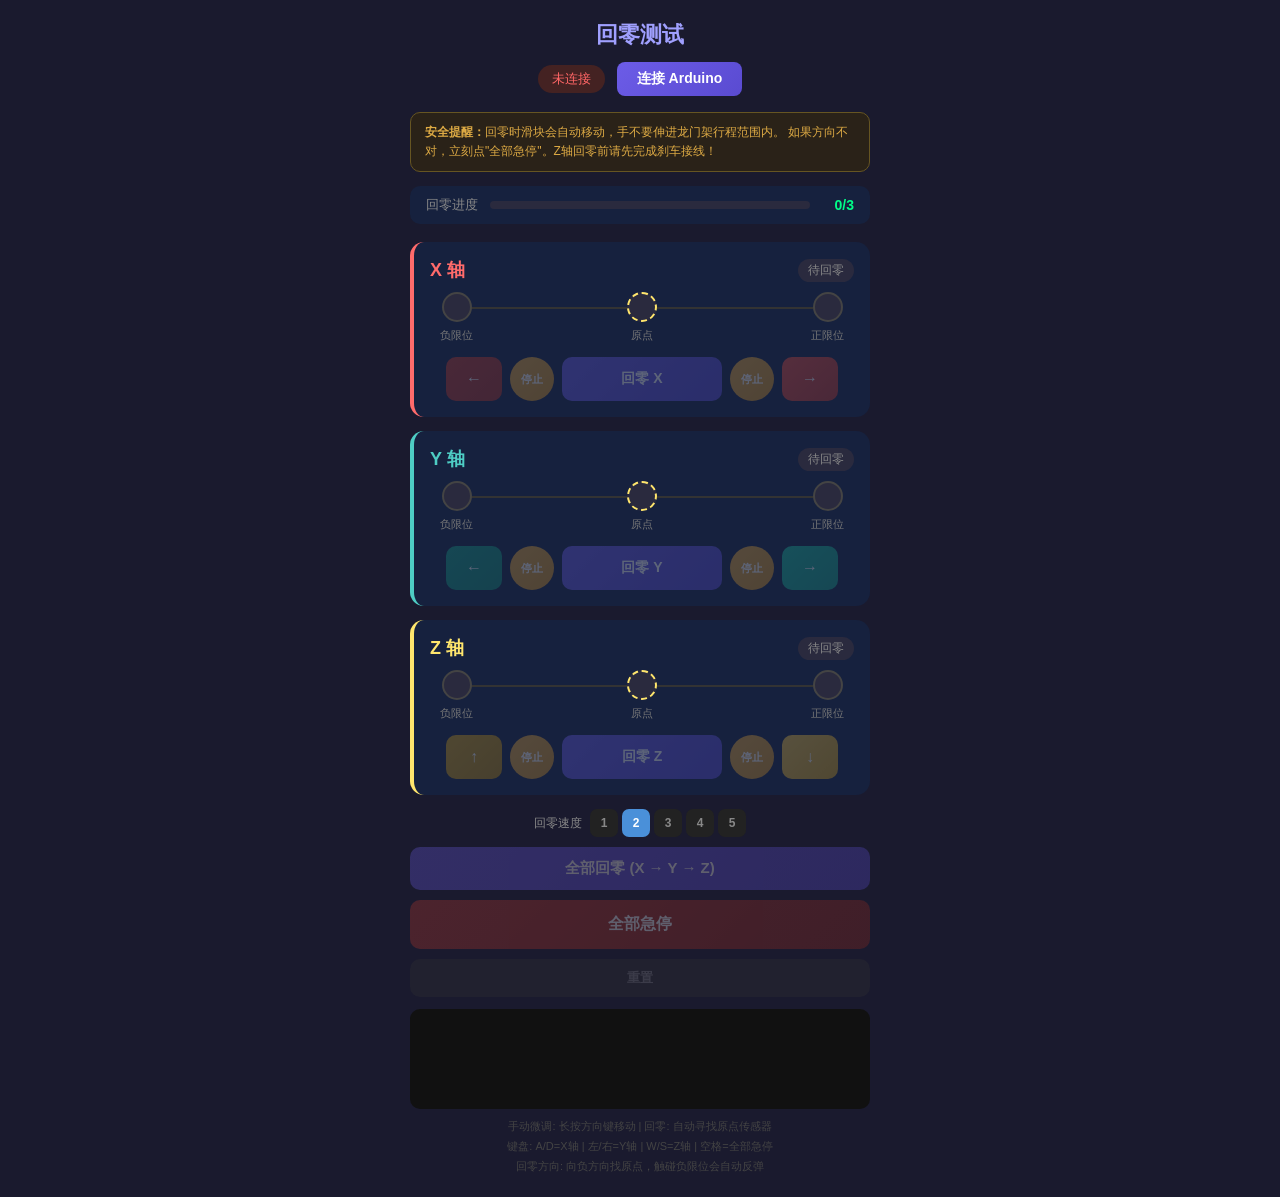
<file: web_control/homing_test.html>
<!DOCTYPE html>
<html lang="zh">
<head>
<meta charset="UTF-8">
<meta name="viewport" content="width=device-width, initial-scale=1.0">
<title>回零测试</title>
<style>
  * { margin: 0; padding: 0; box-sizing: border-box; }
  body {
    font-family: -apple-system, BlinkMacSystemFont, sans-serif;
    background: #1a1a2e;
    color: #eee;
    min-height: 100vh;
    display: flex;
    flex-direction: column;
    align-items: center;
    padding: 20px;
    user-select: none;
    -webkit-user-select: none;
  }
  h1 { font-size: 22px; margin-bottom: 12px; color: #a0a0ff; }

  .top-bar { display: flex; align-items: center; gap: 12px; margin-bottom: 16px; flex-wrap: wrap; justify-content: center; }
  .status { font-size: 13px; padding: 5px 14px; border-radius: 20px; }
  .status.disconnected { background: #442222; color: #ff6666; }
  .status.connected { background: #224422; color: #66ff66; }
  .connect-btn {
    border: none; border-radius: 8px; padding: 8px 20px;
    background: linear-gradient(135deg, #6c5ce7, #5a4bd1);
    font-size: 14px; font-weight: 600; color: white; cursor: pointer;
  }
  .connect-btn:disabled { opacity: 0.4; cursor: not-allowed; }

  /* 进度条 */
  .progress {
    width: 100%; max-width: 460px;
    margin-bottom: 18px;
    background: #16213e;
    border-radius: 10px;
    padding: 10px 16px;
    display: flex;
    align-items: center;
    gap: 12px;
  }
  .progress-label { font-size: 13px; color: #888; white-space: nowrap; }
  .progress-bar {
    flex: 1; height: 8px;
    background: #2a2a3e;
    border-radius: 4px;
    overflow: hidden;
  }
  .progress-fill {
    height: 100%; width: 0%;
    background: linear-gradient(90deg, #00d2ff, #00ff88);
    border-radius: 4px;
    transition: width 0.4s ease;
  }
  .progress-count { font-size: 14px; font-weight: 700; color: #00ff88; min-width: 32px; text-align: right; }
  .progress.done { background: #1a3a2a; }
  .progress.done .progress-label { color: #00ff88; }

  /* 成功弹窗 */
  .success-banner {
    display: none;
    width: 100%; max-width: 460px;
    background: linear-gradient(135deg, #1a3a2a, #224422);
    border: 1px solid #00ff88;
    border-radius: 12px;
    padding: 16px;
    text-align: center;
    margin-bottom: 14px;
  }
  .success-banner.show { display: block; }
  .success-banner h2 { color: #00ff88; font-size: 20px; margin-bottom: 4px; }
  .success-banner p { color: #88cc88; font-size: 13px; }

  /* 轴卡片 */
  .axes { display: flex; flex-direction: column; gap: 14px; width: 100%; max-width: 460px; }
  .axis-card {
    background: #16213e;
    border-radius: 14px;
    padding: 16px;
    border-left: 4px solid;
  }
  .axis-card.x { border-color: #ff6b6b; }
  .axis-card.y { border-color: #4ecdc4; }
  .axis-card.z { border-color: #ffe66d; }

  .axis-header {
    display: flex;
    justify-content: space-between;
    align-items: center;
    margin-bottom: 10px;
  }
  .axis-name { font-size: 18px; font-weight: 700; }
  .x .axis-name { color: #ff6b6b; }
  .y .axis-name { color: #4ecdc4; }
  .z .axis-name { color: #ffe66d; }
  .axis-status { font-size: 12px; padding: 3px 10px; border-radius: 12px; background: #2a2a3e; color: #888; }
  .axis-status.homing { background: #3a3a1e; color: #ffe66d; }
  .axis-status.homed { background: #1a3a2a; color: #00ff88; }
  .axis-status.error { background: #3a1a1a; color: #ff6666; }

  /* 传感器轨道 */
  .sensor-track {
    display: flex;
    align-items: flex-start;
    justify-content: space-between;
    position: relative;
    padding: 0 10px;
    margin-bottom: 14px;
  }
  .sensor-track::before {
    content: '';
    position: absolute;
    left: 36px; right: 36px;
    top: 15px;
    height: 2px;
    background: #333;
  }

  .sensor {
    display: flex;
    flex-direction: column;
    align-items: center;
    gap: 6px;
    z-index: 1;
  }
  .sensor-dot {
    width: 30px; height: 30px;
    border-radius: 50%;
    background: #2a2a3e;
    border: 2.5px solid #444;
    transition: all 0.15s ease;
    display: flex;
    align-items: center;
    justify-content: center;
    font-size: 14px;
    color: transparent;
  }
  .sensor.active .sensor-dot {
    background: #00ff88;
    border-color: #00ff88;
    box-shadow: 0 0 18px rgba(0, 255, 136, 0.5);
  }
  .sensor.home-target .sensor-dot {
    border-color: #ffe66d;
    border-style: dashed;
  }
  .sensor-label { font-size: 11px; color: #777; }

  /* 滑块位置指示 */
  .slider-indicator {
    position: absolute;
    top: 10px;
    width: 12px; height: 12px;
    background: #ff6b6b;
    border-radius: 2px;
    transform: rotate(45deg);
    transition: left 0.1s ease;
    display: none;
  }

  /* 控制按钮 */
  .controls-row {
    display: flex;
    gap: 8px;
    align-items: center;
    justify-content: center;
  }
  button { border: none; color: white; cursor: pointer; font-weight: 600; border-radius: 10px; }
  button:active { transform: scale(0.95); }
  button:disabled { opacity: 0.3; cursor: not-allowed; transform: none; }

  .btn-home {
    flex: 1; height: 44px; font-size: 14px;
    background: linear-gradient(135deg, #6c5ce7, #5a4bd1);
    max-width: 160px;
  }
  .btn-home.running {
    background: linear-gradient(135deg, #e8a838, #d49320);
    animation: pulse 1s infinite;
  }
  .btn-home.done {
    background: linear-gradient(135deg, #27ae60, #1e8449);
  }

  @keyframes pulse {
    0%, 100% { opacity: 1; }
    50% { opacity: 0.7; }
  }

  .btn-move { width: 56px; height: 44px; font-size: 16px; }
  .x .btn-back { background: linear-gradient(135deg, #c0392b, #a93226); }
  .x .btn-fwd { background: linear-gradient(135deg, #e74c3c, #c0392b); }
  .y .btn-back { background: linear-gradient(135deg, #16a085, #138d75); }
  .y .btn-fwd { background: linear-gradient(135deg, #1abc9c, #16a085); }
  .z .btn-back { background: linear-gradient(135deg, #d4a017, #b8860b); }
  .z .btn-fwd { background: linear-gradient(135deg, #f0c040, #d4a017); }

  .btn-stop-axis {
    width: 44px; height: 44px; font-size: 11px; border-radius: 50%;
    background: linear-gradient(135deg, #e8a838, #d49320);
  }

  /* 底部控制 */
  .global-controls {
    width: 100%; max-width: 460px;
    margin-top: 14px;
    display: flex;
    flex-direction: column;
    gap: 10px;
  }

  .home-all-row {
    display: flex; gap: 10px;
  }
  .btn-home-all {
    flex: 1; padding: 12px; font-size: 15px;
    background: linear-gradient(135deg, #6c5ce7, #5a4bd1);
    border-radius: 10px;
  }
  .btn-home-all.running {
    background: linear-gradient(135deg, #e8a838, #d49320);
    animation: pulse 1s infinite;
  }

  .speed-row {
    display: flex;
    align-items: center;
    gap: 8px;
    justify-content: center;
  }
  .speed-label { font-size: 12px; color: #888; }
  .speed-dots { display: flex; gap: 4px; }
  .speed-dot {
    width: 28px; height: 28px; border-radius: 7px; font-size: 12px;
    background: #222; display: flex; align-items: center; justify-content: center;
    cursor: pointer; color: #888; border: none;
  }
  .speed-dot.active { background: #4a90d9; color: white; }

  .stop-all-btn {
    width: 100%; padding: 14px;
    font-size: 16px;
    background: linear-gradient(135deg, #c0392b, #96281b);
    border-radius: 10px;
  }

  .reset-btn {
    width: 100%; padding: 10px;
    font-size: 13px;
    background: #333;
    border-radius: 10px;
    color: #888;
  }

  /* 日志 */
  .log {
    margin-top: 12px;
    width: 100%; max-width: 460px; height: 100px;
    background: #111; border-radius: 10px; padding: 8px;
    font-family: monospace; font-size: 11px; color: #66ff66; overflow-y: auto;
  }
  .hint {
    margin-top: 8px; font-size: 11px; color: #444; text-align: center; line-height: 1.8;
  }

  /* 安全提醒 */
  .safety-note {
    width: 100%; max-width: 460px;
    margin-bottom: 14px;
    background: #2a2218;
    border: 1px solid #665522;
    border-radius: 10px;
    padding: 10px 14px;
    font-size: 12px;
    color: #ddaa44;
    line-height: 1.6;
  }
</style>
</head>
<body>

<h1>回零测试</h1>
<div class="top-bar">
  <div id="status" class="status disconnected">未连接</div>
  <button id="connectBtn" class="connect-btn" onclick="connect()">连接 Arduino</button>
</div>

<div class="safety-note">
  <strong>安全提醒：</strong>回零时滑块会自动移动，手不要伸进龙门架行程范围内。
  如果方向不对，立刻点"全部急停"。Z轴回零前请先完成刹车接线！
</div>

<div id="successBanner" class="success-banner">
  <h2>全部回零完成!</h2>
  <p>三轴都已找到原点位置</p>
</div>

<div class="progress" id="progressBox">
  <span class="progress-label">回零进度</span>
  <div class="progress-bar"><div class="progress-fill" id="progressFill"></div></div>
  <span class="progress-count" id="progressCount">0/3</span>
</div>

<div class="axes">
  <!-- X轴 -->
  <div class="axis-card x" id="axisX">
    <div class="axis-header">
      <span class="axis-name">X 轴</span>
      <span class="axis-status" id="statusX">待回零</span>
    </div>
    <div class="sensor-track">
      <div class="sensor" id="s0"><div class="sensor-dot"></div><div class="sensor-label">负限位</div></div>
      <div class="sensor home-target" id="s1"><div class="sensor-dot"></div><div class="sensor-label">原点</div></div>
      <div class="sensor" id="s2"><div class="sensor-dot"></div><div class="sensor-label">正限位</div></div>
    </div>
    <div class="controls-row">
      <button class="btn-move btn-back" onmousedown="startMove('X','B')" onmouseup="stopMove('X')" onmouseleave="stopMove('X')" disabled>&larr;</button>
      <button class="btn-stop-axis" onclick="stopAxis('X')" disabled>停止</button>
      <button class="btn-home" id="homeX" onclick="homeAxis('X')" disabled>回零 X</button>
      <button class="btn-stop-axis" onclick="stopAxis('X')" disabled>停止</button>
      <button class="btn-move btn-fwd" onmousedown="startMove('X','F')" onmouseup="stopMove('X')" onmouseleave="stopMove('X')" disabled>&rarr;</button>
    </div>
  </div>

  <!-- Y轴 -->
  <div class="axis-card y" id="axisY">
    <div class="axis-header">
      <span class="axis-name">Y 轴</span>
      <span class="axis-status" id="statusY">待回零</span>
    </div>
    <div class="sensor-track">
      <div class="sensor" id="s3"><div class="sensor-dot"></div><div class="sensor-label">负限位</div></div>
      <div class="sensor home-target" id="s4"><div class="sensor-dot"></div><div class="sensor-label">原点</div></div>
      <div class="sensor" id="s5"><div class="sensor-dot"></div><div class="sensor-label">正限位</div></div>
    </div>
    <div class="controls-row">
      <button class="btn-move btn-back" onmousedown="startMove('Y','B')" onmouseup="stopMove('Y')" onmouseleave="stopMove('Y')" disabled>&larr;</button>
      <button class="btn-stop-axis" onclick="stopAxis('Y')" disabled>停止</button>
      <button class="btn-home" id="homeY" onclick="homeAxis('Y')" disabled>回零 Y</button>
      <button class="btn-stop-axis" onclick="stopAxis('Y')" disabled>停止</button>
      <button class="btn-move btn-fwd" onmousedown="startMove('Y','F')" onmouseup="stopMove('Y')" onmouseleave="stopMove('Y')" disabled>&rarr;</button>
    </div>
  </div>

  <!-- Z轴 -->
  <div class="axis-card z" id="axisZ">
    <div class="axis-header">
      <span class="axis-name">Z 轴</span>
      <span class="axis-status" id="statusZ">待回零</span>
    </div>
    <div class="sensor-track">
      <div class="sensor" id="s6"><div class="sensor-dot"></div><div class="sensor-label">负限位</div></div>
      <div class="sensor home-target" id="s7"><div class="sensor-dot"></div><div class="sensor-label">原点</div></div>
      <div class="sensor" id="s8"><div class="sensor-dot"></div><div class="sensor-label">正限位</div></div>
    </div>
    <div class="controls-row">
      <button class="btn-move btn-back" onmousedown="startMove('Z','B')" onmouseup="stopMove('Z')" onmouseleave="stopMove('Z')" disabled>&uarr;</button>
      <button class="btn-stop-axis" onclick="stopAxis('Z')" disabled>停止</button>
      <button class="btn-home" id="homeZ" onclick="homeAxis('Z')" disabled>回零 Z</button>
      <button class="btn-stop-axis" onclick="stopAxis('Z')" disabled>停止</button>
      <button class="btn-move btn-fwd" onmousedown="startMove('Z','F')" onmouseup="stopMove('Z')" onmouseleave="stopMove('Z')" disabled>&darr;</button>
    </div>
  </div>
</div>

<div class="global-controls">
  <div class="speed-row">
    <span class="speed-label">回零速度</span>
    <div class="speed-dots" id="speedDots"></div>
  </div>
  <button class="btn-home-all" id="homeAllBtn" onclick="homeAll()" disabled>全部回零 (X → Y → Z)</button>
  <button class="stop-all-btn" onclick="emergencyStop()" disabled>全部急停</button>
  <button class="reset-btn" onclick="resetAll()" disabled>重置</button>
</div>

<div class="log" id="log"></div>
<div class="hint">
  手动微调: 长按方向键移动 | 回零: 自动寻找原点传感器<br>
  键盘: A/D=X轴 | 左/右=Y轴 | W/S=Z轴 | 空格=全部急停<br>
  回零方向: 向负方向找原点，触碰负限位会自动反弹
</div>

<script>
let port, reader, writer;
let connected = false;
let currentSpeed = 2; // 回零用慢速
const holdTimers = {};
const isHolding = {};
const sensorData = '000000000';

// 传感器索引映射
const AXES = {
  X: { negLimit: 0, home: 1, posLimit: 2, homingDir: 'L', reverseDir: 'R' },
  Y: { negLimit: 3, home: 4, posLimit: 5, homingDir: 'L', reverseDir: 'R' },
  Z: { negLimit: 6, home: 7, posLimit: 8, homingDir: 'L', reverseDir: 'R' }
};

// 回零状态
const homingState = {
  X: { active: false, homed: false, phase: 'idle' },
  Y: { active: false, homed: false, phase: 'idle' },
  Z: { active: false, homed: false, phase: 'idle' }
};
let homeAllRunning = false;
let latestSensorData = '000000000';

// 初始化速度选择器
const speedContainer = document.getElementById('speedDots');
for (let i = 1; i <= 5; i++) {
  const dot = document.createElement('button');
  dot.className = 'speed-dot' + (i === 2 ? ' active' : '');
  dot.textContent = i;
  dot.onclick = () => setSpeed(i);
  speedContainer.appendChild(dot);
}

function setSpeed(spd) {
  if (!connected) return;
  currentSpeed = spd;
  ['X','Y','Z'].forEach(a => send(a + spd));
  speedContainer.querySelectorAll('.speed-dot').forEach((d, idx) => {
    d.classList.toggle('active', idx + 1 === spd);
  });
}

// 触摸事件
document.querySelectorAll('.btn-move').forEach(btn => {
  btn.addEventListener('touchstart', e => { e.preventDefault(); btn.onmousedown?.(e); }, { passive: false });
  btn.addEventListener('touchend', e => { btn.onmouseup?.(e); });
  btn.addEventListener('touchcancel', e => { btn.onmouseleave?.(e); });
});

async function connect() {
  try {
    port = await navigator.serial.requestPort();
    await port.open({ baudRate: 115200 });
    const enc = new TextEncoderStream();
    enc.readable.pipeTo(port.writable);
    writer = enc.writable.getWriter();
    const dec = new TextDecoderStream();
    port.readable.pipeTo(dec.writable);
    reader = dec.readable.getReader();
    connected = true;
    document.getElementById('status').textContent = '已连接';
    document.getElementById('status').className = 'status connected';
    document.getElementById('connectBtn').disabled = true;
    document.querySelectorAll('button:not(.connect-btn)').forEach(b => b.disabled = false);
    log('已连接到 Arduino');
    setTimeout(() => setSpeed(currentSpeed), 300);
    readLoop();
  } catch (e) { log('连接失败: ' + e.message); }
}

async function readLoop() {
  let buffer = '';
  while (true) {
    try {
      const { value, done } = await reader.read();
      if (done) break;
      if (!value) continue;
      buffer += value;
      let idx;
      while ((idx = buffer.indexOf('\n')) >= 0) {
        const line = buffer.substring(0, idx).trim();
        buffer = buffer.substring(idx + 1);
        if (line.startsWith('SENS:')) {
          latestSensorData = line.substring(5);
          updateSensors(latestSensorData);
          processHoming(latestSensorData);
        } else if (line) {
          log('\u2190 ' + line);
        }
      }
    } catch (e) { log('读取断开'); break; }
  }
}

function updateSensors(data) {
  if (data.length < 9) return;
  for (let i = 0; i < 9; i++) {
    const active = data[i] === '1';
    const el = document.getElementById('s' + i);
    el.classList.toggle('active', active);
  }
}

// === 回零核心逻辑 ===

function processHoming(data) {
  if (data.length < 9) return;
  for (const axis of ['X', 'Y', 'Z']) {
    const st = homingState[axis];
    if (!st.active) continue;
    const cfg = AXES[axis];
    const homeTriggered = data[cfg.home] === '1';
    const negLimitTriggered = data[cfg.negLimit] === '1';
    const posLimitTriggered = data[cfg.posLimit] === '1';

    if (st.phase === 'seeking') {
      if (homeTriggered) {
        // 找到原点
        send(axis + 'S');
        st.active = false;
        st.homed = true;
        st.phase = 'done';
        setAxisStatus(axis, 'homed', '已回零');
        updateHomeBtn(axis, 'done');
        log(axis + ' 轴找到原点，回零完成!');
        updateProgress();
        // 如果是全部回零模式，启动下一个轴
        if (homeAllRunning) homeNextAxis();
      } else if (negLimitTriggered) {
        // 触碰负限位，反弹
        send(axis + 'S');
        st.phase = 'reversing';
        setAxisStatus(axis, 'homing', '反弹中...');
        log(axis + ' 轴触碰负限位，反方向退回...');
        // 反方向走一小段
        send(axis + cfg.reverseDir);
        setTimeout(() => {
          if (st.phase === 'reversing') {
            send(axis + 'S');
            // 短暂停顿后继续找原点
            setTimeout(() => {
              if (st.active && st.phase === 'reversing') {
                st.phase = 'seeking';
                setAxisStatus(axis, 'homing', '寻找原点...');
                send(axis + cfg.homingDir);
              }
            }, 300);
          }
        }, 800);
      } else if (posLimitTriggered) {
        // 触碰正限位 → 方向可能反了
        send(axis + 'S');
        st.active = false;
        st.phase = 'error';
        setAxisStatus(axis, 'error', '方向错误!');
        updateHomeBtn(axis, 'idle');
        log(axis + ' 轴触碰正限位! 回零方向可能反了，请用方向键手动确认');
        if (homeAllRunning) {
          homeAllRunning = false;
          document.getElementById('homeAllBtn').classList.remove('running');
          document.getElementById('homeAllBtn').textContent = '全部回零 (X \u2192 Y \u2192 Z)';
        }
      }
    }
  }
}

function homeAxis(axis) {
  const st = homingState[axis];
  if (st.active) {
    // 正在回零中，点击取消
    send(axis + 'S');
    st.active = false;
    st.phase = 'idle';
    setAxisStatus(axis, '', '已取消');
    updateHomeBtn(axis, 'idle');
    log(axis + ' 轴回零已取消');
    return;
  }
  if (st.homed) {
    // 已回零，再次点击重新回零
    st.homed = false;
    updateProgress();
  }

  // 检查原点传感器是否已经触发
  const cfg = AXES[axis];
  if (latestSensorData[cfg.home] === '1') {
    st.homed = true;
    st.phase = 'done';
    setAxisStatus(axis, 'homed', '已在原点');
    updateHomeBtn(axis, 'done');
    log(axis + ' 轴已在原点位置，无需移动');
    updateProgress();
    if (homeAllRunning) homeNextAxis();
    return;
  }

  // 开始回零
  st.active = true;
  st.phase = 'seeking';
  setAxisStatus(axis, 'homing', '寻找原点...');
  updateHomeBtn(axis, 'running');
  log(axis + ' 轴开始回零（向负方向移动）...');
  send(axis + cfg.homingDir);
}

function homeAll() {
  if (homeAllRunning) {
    // 取消全部回零
    emergencyStop();
    return;
  }
  homeAllRunning = true;
  const btn = document.getElementById('homeAllBtn');
  btn.classList.add('running');
  btn.textContent = '点击取消全部回零';
  log('--- 开始全部回零 ---');
  // 从第一个未回零的轴开始
  homeNextAxis();
}

function homeNextAxis() {
  const order = ['X', 'Y', 'Z'];
  for (const axis of order) {
    if (!homingState[axis].homed) {
      homeAxis(axis);
      return;
    }
  }
  // 全部完成
  homeAllRunning = false;
  const btn = document.getElementById('homeAllBtn');
  btn.classList.remove('running');
  btn.textContent = '全部回零 (X \u2192 Y \u2192 Z)';
  log('--- 全部回零完成! ---');
}

function setAxisStatus(axis, cls, text) {
  const el = document.getElementById('status' + axis);
  el.className = 'axis-status' + (cls ? ' ' + cls : '');
  el.textContent = text;
}

function updateHomeBtn(axis, state) {
  const btn = document.getElementById('home' + axis);
  btn.classList.remove('running', 'done');
  if (state === 'running') {
    btn.classList.add('running');
    btn.textContent = '取消';
  } else if (state === 'done') {
    btn.classList.add('done');
    btn.textContent = axis + ' 已回零';
  } else {
    btn.textContent = '回零 ' + axis;
  }
}

function updateProgress() {
  const count = ['X','Y','Z'].filter(a => homingState[a].homed).length;
  document.getElementById('progressCount').textContent = count + '/3';
  document.getElementById('progressFill').style.width = (count / 3 * 100) + '%';
  if (count === 3) {
    document.getElementById('progressBox').classList.add('done');
    document.getElementById('successBanner').classList.add('show');
  } else {
    document.getElementById('progressBox').classList.remove('done');
    document.getElementById('successBanner').classList.remove('show');
  }
}

function stopAxis(axis) {
  send(axis + 'S');
  const st = homingState[axis];
  if (st.active) {
    st.active = false;
    st.phase = 'idle';
    setAxisStatus(axis, '', '已停止');
    updateHomeBtn(axis, 'idle');
  }
}

function emergencyStop() {
  send('S');
  for (const axis of ['X','Y','Z']) {
    const st = homingState[axis];
    if (st.active) {
      st.active = false;
      st.phase = 'idle';
      setAxisStatus(axis, '', '急停');
      updateHomeBtn(axis, 'idle');
    }
  }
  if (homeAllRunning) {
    homeAllRunning = false;
    const btn = document.getElementById('homeAllBtn');
    btn.classList.remove('running');
    btn.textContent = '全部回零 (X \u2192 Y \u2192 Z)';
  }
  log('全部急停!');
}

function resetAll() {
  emergencyStop();
  for (const axis of ['X','Y','Z']) {
    homingState[axis].homed = false;
    homingState[axis].phase = 'idle';
    setAxisStatus(axis, '', '待回零');
    updateHomeBtn(axis, 'idle');
  }
  updateProgress();
  log('已重置');
}

// === 手动移动 ===

function startMove(axis, dir) {
  if (!connected) return;
  // 手动移动时取消该轴的回零
  if (homingState[axis].active) {
    homingState[axis].active = false;
    homingState[axis].phase = 'idle';
    setAxisStatus(axis, '', '手动');
    updateHomeBtn(axis, 'idle');
  }
  isHolding[axis] = false;
  send(axis + dir);
  holdTimers[axis] = setTimeout(() => {
    isHolding[axis] = true;
    send(axis + (dir === 'F' ? 'R' : 'L'));
  }, 400);
}

function stopMove(axis) {
  if (holdTimers[axis]) { clearTimeout(holdTimers[axis]); holdTimers[axis] = null; }
  if (isHolding[axis]) { send(axis + 'S'); isHolding[axis] = false; }
}

async function send(cmd) {
  if (!connected || !writer) return;
  try { await writer.write(cmd); log('\u2192 ' + cmd); }
  catch (e) { log('发送失败: ' + e.message); }
}

function log(msg) {
  const el = document.getElementById('log');
  const time = new Date().toLocaleTimeString('zh', { hour12: false });
  el.textContent += '[' + time + '] ' + msg + '\n';
  el.scrollTop = el.scrollHeight;
}

// 键盘控制
const keyMap = {
  'd': ['X','F'], 'a': ['X','B'],
  'ArrowRight': ['Y','F'], 'ArrowLeft': ['Y','B'],
  'w': ['Z','F'], 's': ['Z','B']
};
let keyHeld = {};
document.addEventListener('keydown', e => {
  if (!connected || keyHeld[e.key]) return;
  if (e.key === ' ') { e.preventDefault(); emergencyStop(); return; }
  const m = keyMap[e.key];
  if (m) { e.preventDefault(); keyHeld[e.key] = true; startMove(m[0], m[1]); }
});
document.addEventListener('keyup', e => {
  const m = keyMap[e.key];
  if (m) { keyHeld[e.key] = false; stopMove(m[0]); }
});
</script>

</body>
</html>
</file>
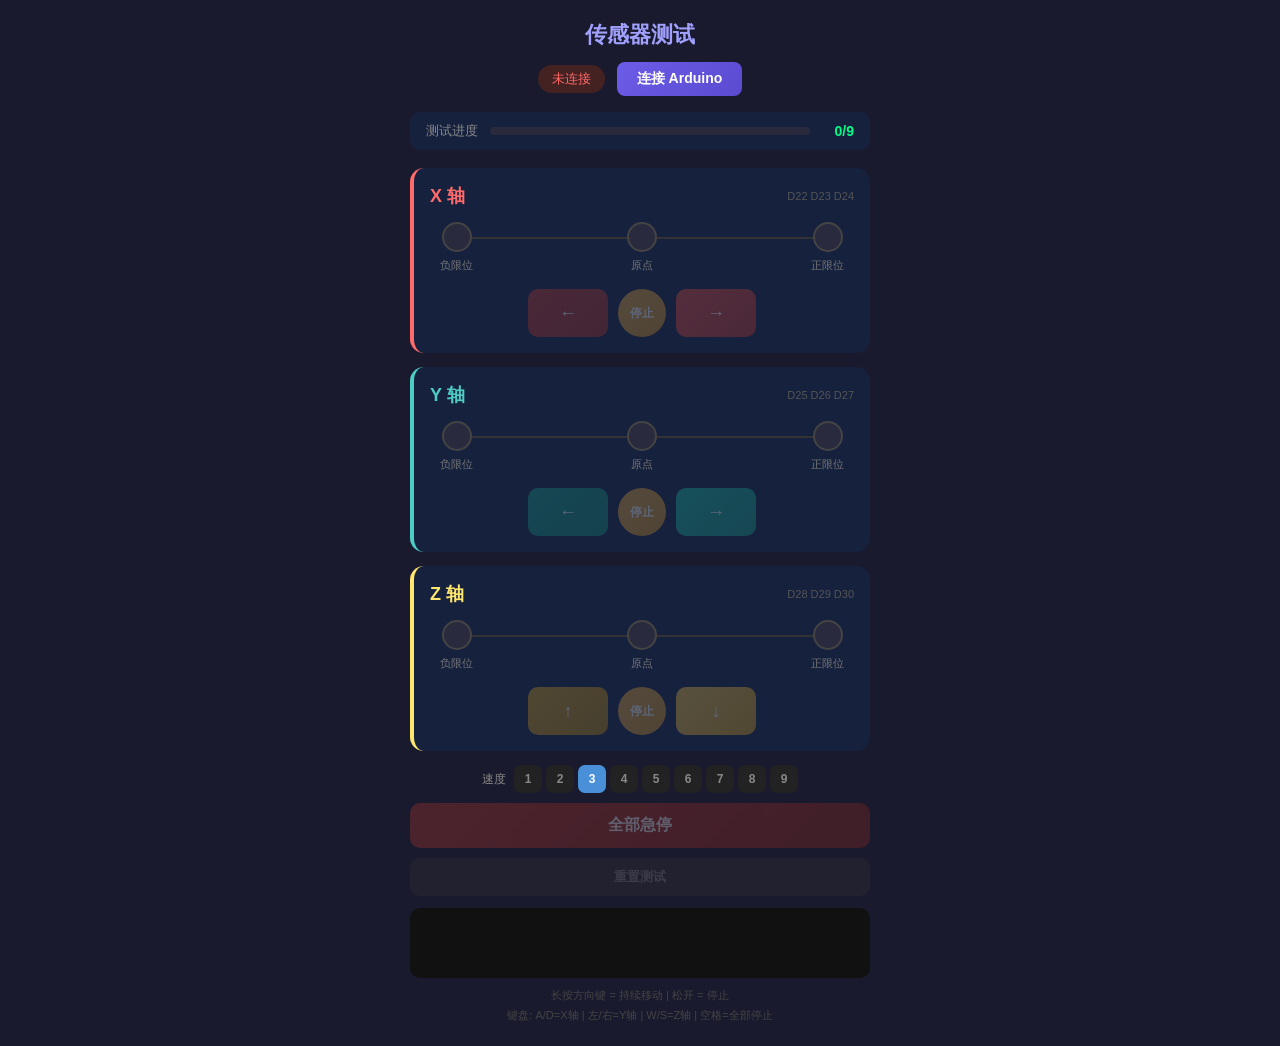
<file: web_control/sensor_test.html>
<!DOCTYPE html>
<html lang="zh">
<head>
<meta charset="UTF-8">
<meta name="viewport" content="width=device-width, initial-scale=1.0">
<title>传感器测试</title>
<style>
  * { margin: 0; padding: 0; box-sizing: border-box; }
  body {
    font-family: -apple-system, BlinkMacSystemFont, sans-serif;
    background: #1a1a2e;
    color: #eee;
    min-height: 100vh;
    display: flex;
    flex-direction: column;
    align-items: center;
    padding: 20px;
    user-select: none;
    -webkit-user-select: none;
  }
  h1 { font-size: 22px; margin-bottom: 12px; color: #a0a0ff; }

  .top-bar { display: flex; align-items: center; gap: 12px; margin-bottom: 16px; flex-wrap: wrap; justify-content: center; }
  .status { font-size: 13px; padding: 5px 14px; border-radius: 20px; }
  .status.disconnected { background: #442222; color: #ff6666; }
  .status.connected { background: #224422; color: #66ff66; }
  .connect-btn {
    border: none; border-radius: 8px; padding: 8px 20px;
    background: linear-gradient(135deg, #6c5ce7, #5a4bd1);
    font-size: 14px; font-weight: 600; color: white; cursor: pointer;
  }
  .connect-btn:disabled { opacity: 0.4; cursor: not-allowed; }

  /* 进度条 */
  .progress {
    width: 100%; max-width: 460px;
    margin-bottom: 18px;
    background: #16213e;
    border-radius: 10px;
    padding: 10px 16px;
    display: flex;
    align-items: center;
    gap: 12px;
  }
  .progress-label { font-size: 13px; color: #888; white-space: nowrap; }
  .progress-bar {
    flex: 1; height: 8px;
    background: #2a2a3e;
    border-radius: 4px;
    overflow: hidden;
  }
  .progress-fill {
    height: 100%; width: 0%;
    background: linear-gradient(90deg, #00d2ff, #00ff88);
    border-radius: 4px;
    transition: width 0.4s ease;
  }
  .progress-count { font-size: 14px; font-weight: 700; color: #00ff88; min-width: 32px; text-align: right; }
  .progress.done { background: #1a3a2a; }
  .progress.done .progress-label { color: #00ff88; }

  /* 轴卡片 */
  .axes { display: flex; flex-direction: column; gap: 14px; width: 100%; max-width: 460px; }
  .axis-card {
    background: #16213e;
    border-radius: 14px;
    padding: 16px;
    border-left: 4px solid;
  }
  .axis-card.x { border-color: #ff6b6b; }
  .axis-card.y { border-color: #4ecdc4; }
  .axis-card.z { border-color: #ffe66d; }

  .axis-header {
    display: flex;
    justify-content: space-between;
    align-items: center;
    margin-bottom: 14px;
  }
  .axis-name { font-size: 18px; font-weight: 700; }
  .x .axis-name { color: #ff6b6b; }
  .y .axis-name { color: #4ecdc4; }
  .z .axis-name { color: #ffe66d; }
  .axis-hint { font-size: 11px; color: #555; }

  /* 传感器轨道 */
  .sensor-track {
    display: flex;
    align-items: flex-start;
    justify-content: space-between;
    position: relative;
    padding: 0 10px;
    margin-bottom: 16px;
  }
  .sensor-track::before {
    content: '';
    position: absolute;
    left: 36px; right: 36px;
    top: 15px;
    height: 2px;
    background: #333;
  }

  .sensor {
    display: flex;
    flex-direction: column;
    align-items: center;
    gap: 6px;
    z-index: 1;
  }
  .sensor-dot {
    width: 30px; height: 30px;
    border-radius: 50%;
    background: #2a2a3e;
    border: 2.5px solid #444;
    transition: all 0.15s ease;
    display: flex;
    align-items: center;
    justify-content: center;
    font-size: 14px;
    color: transparent;
  }
  .sensor.active .sensor-dot {
    background: #00ff88;
    border-color: #00ff88;
    box-shadow: 0 0 18px rgba(0, 255, 136, 0.5);
    color: transparent;
  }
  .sensor.verified .sensor-dot {
    border-color: #00cc6a;
    color: #00cc6a;
  }
  .sensor.verified.active .sensor-dot {
    background: #00ff88;
    border-color: #00ff88;
    box-shadow: 0 0 18px rgba(0, 255, 136, 0.5);
    color: #1a1a2e;
  }
  .sensor-label { font-size: 11px; color: #777; }

  @keyframes pop {
    0% { transform: scale(1); }
    50% { transform: scale(1.3); }
    100% { transform: scale(1); }
  }
  .sensor-dot.pop {
    animation: pop 0.3s ease;
  }

  /* 控制按钮 */
  .controls-row {
    display: flex;
    gap: 10px;
    align-items: center;
    justify-content: center;
  }
  button { border: none; color: white; cursor: pointer; font-weight: 600; border-radius: 10px; }
  button:active { transform: scale(0.95); }
  button:disabled { opacity: 0.3; cursor: not-allowed; transform: none; }

  .btn-move { width: 80px; height: 48px; font-size: 18px; }
  .btn-stop {
    width: 48px; height: 48px; font-size: 12px; border-radius: 50%;
    background: linear-gradient(135deg, #e8a838, #d49320);
  }
  .x .btn-back { background: linear-gradient(135deg, #c0392b, #a93226); }
  .x .btn-fwd { background: linear-gradient(135deg, #e74c3c, #c0392b); }
  .y .btn-back { background: linear-gradient(135deg, #16a085, #138d75); }
  .y .btn-fwd { background: linear-gradient(135deg, #1abc9c, #16a085); }
  .z .btn-back { background: linear-gradient(135deg, #d4a017, #b8860b); }
  .z .btn-fwd { background: linear-gradient(135deg, #f0c040, #d4a017); }

  /* 底部全局控制 */
  .global-controls {
    width: 100%; max-width: 460px;
    margin-top: 14px;
    display: flex;
    flex-direction: column;
    gap: 10px;
  }

  .speed-row {
    display: flex;
    align-items: center;
    gap: 8px;
    justify-content: center;
  }
  .speed-label { font-size: 12px; color: #888; }
  .speed-dots { display: flex; gap: 4px; }
  .speed-dot {
    width: 28px; height: 28px; border-radius: 7px; font-size: 12px;
    background: #222; display: flex; align-items: center; justify-content: center;
    cursor: pointer; color: #888; border: none;
  }
  .speed-dot.active { background: #4a90d9; color: white; }

  .stop-all-btn {
    width: 100%; padding: 12px;
    font-size: 16px;
    background: linear-gradient(135deg, #c0392b, #96281b);
    border-radius: 10px;
  }

  .reset-btn {
    width: 100%; padding: 10px;
    font-size: 13px;
    background: #333;
    border-radius: 10px;
    color: #888;
  }

  /* 日志 */
  .log {
    margin-top: 12px;
    width: 100%; max-width: 460px; height: 70px;
    background: #111; border-radius: 10px; padding: 8px;
    font-family: monospace; font-size: 11px; color: #66ff66; overflow-y: auto;
  }
  .hint {
    margin-top: 8px; font-size: 11px; color: #444; text-align: center; line-height: 1.8;
  }

  /* 测试通过弹窗 */
  .success-banner {
    display: none;
    width: 100%; max-width: 460px;
    background: linear-gradient(135deg, #1a3a2a, #224422);
    border: 1px solid #00ff88;
    border-radius: 12px;
    padding: 16px;
    text-align: center;
    margin-bottom: 14px;
  }
  .success-banner.show { display: block; }
  .success-banner h2 { color: #00ff88; font-size: 20px; margin-bottom: 4px; }
  .success-banner p { color: #88cc88; font-size: 13px; }
</style>
</head>
<body>

<h1>传感器测试</h1>
<div class="top-bar">
  <div id="status" class="status disconnected">未连接</div>
  <button id="connectBtn" class="connect-btn" onclick="connect()">连接 Arduino</button>
</div>

<div id="successBanner" class="success-banner">
  <h2>测试通过!</h2>
  <p>全部 9 个传感器工作正常</p>
</div>

<div class="progress" id="progressBox">
  <span class="progress-label">测试进度</span>
  <div class="progress-bar"><div class="progress-fill" id="progressFill"></div></div>
  <span class="progress-count" id="progressCount">0/9</span>
</div>

<div class="axes">
  <!-- X轴 -->
  <div class="axis-card x">
    <div class="axis-header">
      <span class="axis-name">X 轴</span>
      <span class="axis-hint">D22 D23 D24</span>
    </div>
    <div class="sensor-track">
      <div class="sensor" id="s0"><div class="sensor-dot"></div><div class="sensor-label">负限位</div></div>
      <div class="sensor" id="s1"><div class="sensor-dot"></div><div class="sensor-label">原点</div></div>
      <div class="sensor" id="s2"><div class="sensor-dot"></div><div class="sensor-label">正限位</div></div>
    </div>
    <div class="controls-row">
      <button class="btn-move btn-back" onmousedown="startMove('X','B')" onmouseup="stopMove('X')" onmouseleave="stopMove('X')" disabled>&larr;</button>
      <button class="btn-stop" onclick="send('XS')" disabled>停止</button>
      <button class="btn-move btn-fwd" onmousedown="startMove('X','F')" onmouseup="stopMove('X')" onmouseleave="stopMove('X')" disabled>&rarr;</button>
    </div>
  </div>

  <!-- Y轴 -->
  <div class="axis-card y">
    <div class="axis-header">
      <span class="axis-name">Y 轴</span>
      <span class="axis-hint">D25 D26 D27</span>
    </div>
    <div class="sensor-track">
      <div class="sensor" id="s3"><div class="sensor-dot"></div><div class="sensor-label">负限位</div></div>
      <div class="sensor" id="s4"><div class="sensor-dot"></div><div class="sensor-label">原点</div></div>
      <div class="sensor" id="s5"><div class="sensor-dot"></div><div class="sensor-label">正限位</div></div>
    </div>
    <div class="controls-row">
      <button class="btn-move btn-back" onmousedown="startMove('Y','B')" onmouseup="stopMove('Y')" onmouseleave="stopMove('Y')" disabled>&larr;</button>
      <button class="btn-stop" onclick="send('YS')" disabled>停止</button>
      <button class="btn-move btn-fwd" onmousedown="startMove('Y','F')" onmouseup="stopMove('Y')" onmouseleave="stopMove('Y')" disabled>&rarr;</button>
    </div>
  </div>

  <!-- Z轴 -->
  <div class="axis-card z">
    <div class="axis-header">
      <span class="axis-name">Z 轴</span>
      <span class="axis-hint">D28 D29 D30</span>
    </div>
    <div class="sensor-track">
      <div class="sensor" id="s6"><div class="sensor-dot"></div><div class="sensor-label">负限位</div></div>
      <div class="sensor" id="s7"><div class="sensor-dot"></div><div class="sensor-label">原点</div></div>
      <div class="sensor" id="s8"><div class="sensor-dot"></div><div class="sensor-label">正限位</div></div>
    </div>
    <div class="controls-row">
      <button class="btn-move btn-back" onmousedown="startMove('Z','B')" onmouseup="stopMove('Z')" onmouseleave="stopMove('Z')" disabled>&uarr;</button>
      <button class="btn-stop" onclick="send('ZS')" disabled>停止</button>
      <button class="btn-move btn-fwd" onmousedown="startMove('Z','F')" onmouseup="stopMove('Z')" onmouseleave="stopMove('Z')" disabled>&darr;</button>
    </div>
  </div>
</div>

<div class="global-controls">
  <div class="speed-row">
    <span class="speed-label">速度</span>
    <div class="speed-dots" id="speedDots"></div>
  </div>
  <button class="stop-all-btn" onclick="send('S')" disabled>全部急停</button>
  <button class="reset-btn" onclick="resetTest()" disabled>重置测试</button>
</div>

<div class="log" id="log"></div>
<div class="hint">
  长按方向键 = 持续移动 | 松开 = 停止<br>
  键盘: A/D=X轴 | 左/右=Y轴 | W/S=Z轴 | 空格=全部停止
</div>

<script>
let port, reader, writer;
let connected = false;
const holdTimers = {};
const isHolding = {};
let currentSpeed = 3;
const verified = new Array(9).fill(false);

// 初始化速度选择器
const speedContainer = document.getElementById('speedDots');
for (let i = 1; i <= 9; i++) {
  const dot = document.createElement('button');
  dot.className = 'speed-dot' + (i === 3 ? ' active' : '');
  dot.textContent = i;
  dot.onclick = () => setSpeed(i);
  speedContainer.appendChild(dot);
}

function setSpeed(spd) {
  if (!connected) return;
  currentSpeed = spd;
  ['X','Y','Z'].forEach(a => send(a + spd));
  speedContainer.querySelectorAll('.speed-dot').forEach((d, idx) => {
    d.classList.toggle('active', idx + 1 === spd);
  });
}

// 触摸事件 —— 移动按钮
document.querySelectorAll('.btn-move').forEach(btn => {
  btn.addEventListener('touchstart', e => {
    e.preventDefault();
    btn.onmousedown?.(e);
  }, { passive: false });
  btn.addEventListener('touchend', e => {
    btn.onmouseup?.(e);
  });
  btn.addEventListener('touchcancel', e => {
    btn.onmouseleave?.(e);
  });
});

async function connect() {
  try {
    port = await navigator.serial.requestPort();
    await port.open({ baudRate: 115200 });
    const enc = new TextEncoderStream();
    enc.readable.pipeTo(port.writable);
    writer = enc.writable.getWriter();
    const dec = new TextDecoderStream();
    port.readable.pipeTo(dec.writable);
    reader = dec.readable.getReader();
    connected = true;
    document.getElementById('status').textContent = '已连接';
    document.getElementById('status').className = 'status connected';
    document.getElementById('connectBtn').disabled = true;
    document.querySelectorAll('button:not(.connect-btn)').forEach(b => b.disabled = false);
    log('已连接到 Arduino');
    // 设置初始速度
    setTimeout(() => setSpeed(currentSpeed), 300);
    readLoop();
  } catch (e) { log('连接失败: ' + e.message); }
}

async function readLoop() {
  let buffer = '';
  while (true) {
    try {
      const { value, done } = await reader.read();
      if (done) break;
      if (!value) continue;
      buffer += value;
      let idx;
      while ((idx = buffer.indexOf('\n')) >= 0) {
        const line = buffer.substring(0, idx).trim();
        buffer = buffer.substring(idx + 1);
        if (line.startsWith('SENS:')) {
          updateSensors(line.substring(5));
        } else if (line) {
          log('\u2190 ' + line);
        }
      }
    } catch (e) { log('读取断开'); break; }
  }
}

function updateSensors(data) {
  if (data.length < 9) return;
  let changed = false;
  for (let i = 0; i < 9; i++) {
    const active = data[i] === '1';
    const el = document.getElementById('s' + i);
    const dot = el.querySelector('.sensor-dot');
    const wasActive = el.classList.contains('active');
    el.classList.toggle('active', active);
    if (active && !verified[i]) {
      verified[i] = true;
      el.classList.add('verified');
      dot.textContent = '\u2713';
      // 弹跳动画
      dot.classList.remove('pop');
      void dot.offsetWidth;
      dot.classList.add('pop');
      changed = true;
    }
  }
  if (changed) updateProgress();
}

function updateProgress() {
  const count = verified.filter(v => v).length;
  document.getElementById('progressCount').textContent = count + '/9';
  document.getElementById('progressFill').style.width = (count / 9 * 100) + '%';
  if (count === 9) {
    document.getElementById('progressBox').classList.add('done');
    document.getElementById('successBanner').classList.add('show');
  }
}

function resetTest() {
  for (let i = 0; i < 9; i++) {
    verified[i] = false;
    const el = document.getElementById('s' + i);
    el.classList.remove('verified');
    el.querySelector('.sensor-dot').textContent = '';
  }
  document.getElementById('progressCount').textContent = '0/9';
  document.getElementById('progressFill').style.width = '0%';
  document.getElementById('progressBox').classList.remove('done');
  document.getElementById('successBanner').classList.remove('show');
  log('测试已重置');
}

async function send(cmd) {
  if (!connected || !writer) return;
  try { await writer.write(cmd); log('\u2192 ' + cmd); }
  catch (e) { log('发送失败: ' + e.message); }
}

function startMove(axis, dir) {
  if (!connected) return;
  isHolding[axis] = false;
  send(axis + dir);
  holdTimers[axis] = setTimeout(() => {
    isHolding[axis] = true;
    send(axis + (dir === 'F' ? 'R' : 'L'));
  }, 400);
}

function stopMove(axis) {
  if (holdTimers[axis]) { clearTimeout(holdTimers[axis]); holdTimers[axis] = null; }
  if (isHolding[axis]) { send(axis + 'S'); isHolding[axis] = false; }
}

function log(msg) {
  const el = document.getElementById('log');
  el.textContent += msg + '\n';
  el.scrollTop = el.scrollHeight;
}

// 键盘控制
const keyMap = {
  'd': ['X','F'], 'a': ['X','B'],
  'ArrowRight': ['Y','F'], 'ArrowLeft': ['Y','B'],
  'w': ['Z','F'], 's': ['Z','B']
};
let keyHeld = {};
document.addEventListener('keydown', e => {
  if (!connected || keyHeld[e.key]) return;
  if (e.key === ' ') { e.preventDefault(); send('S'); return; }
  const m = keyMap[e.key];
  if (m) { e.preventDefault(); keyHeld[e.key] = true; startMove(m[0], m[1]); }
});
document.addEventListener('keyup', e => {
  const m = keyMap[e.key];
  if (m) { keyHeld[e.key] = false; stopMove(m[0]); }
});
</script>

</body>
</html>
</file>
